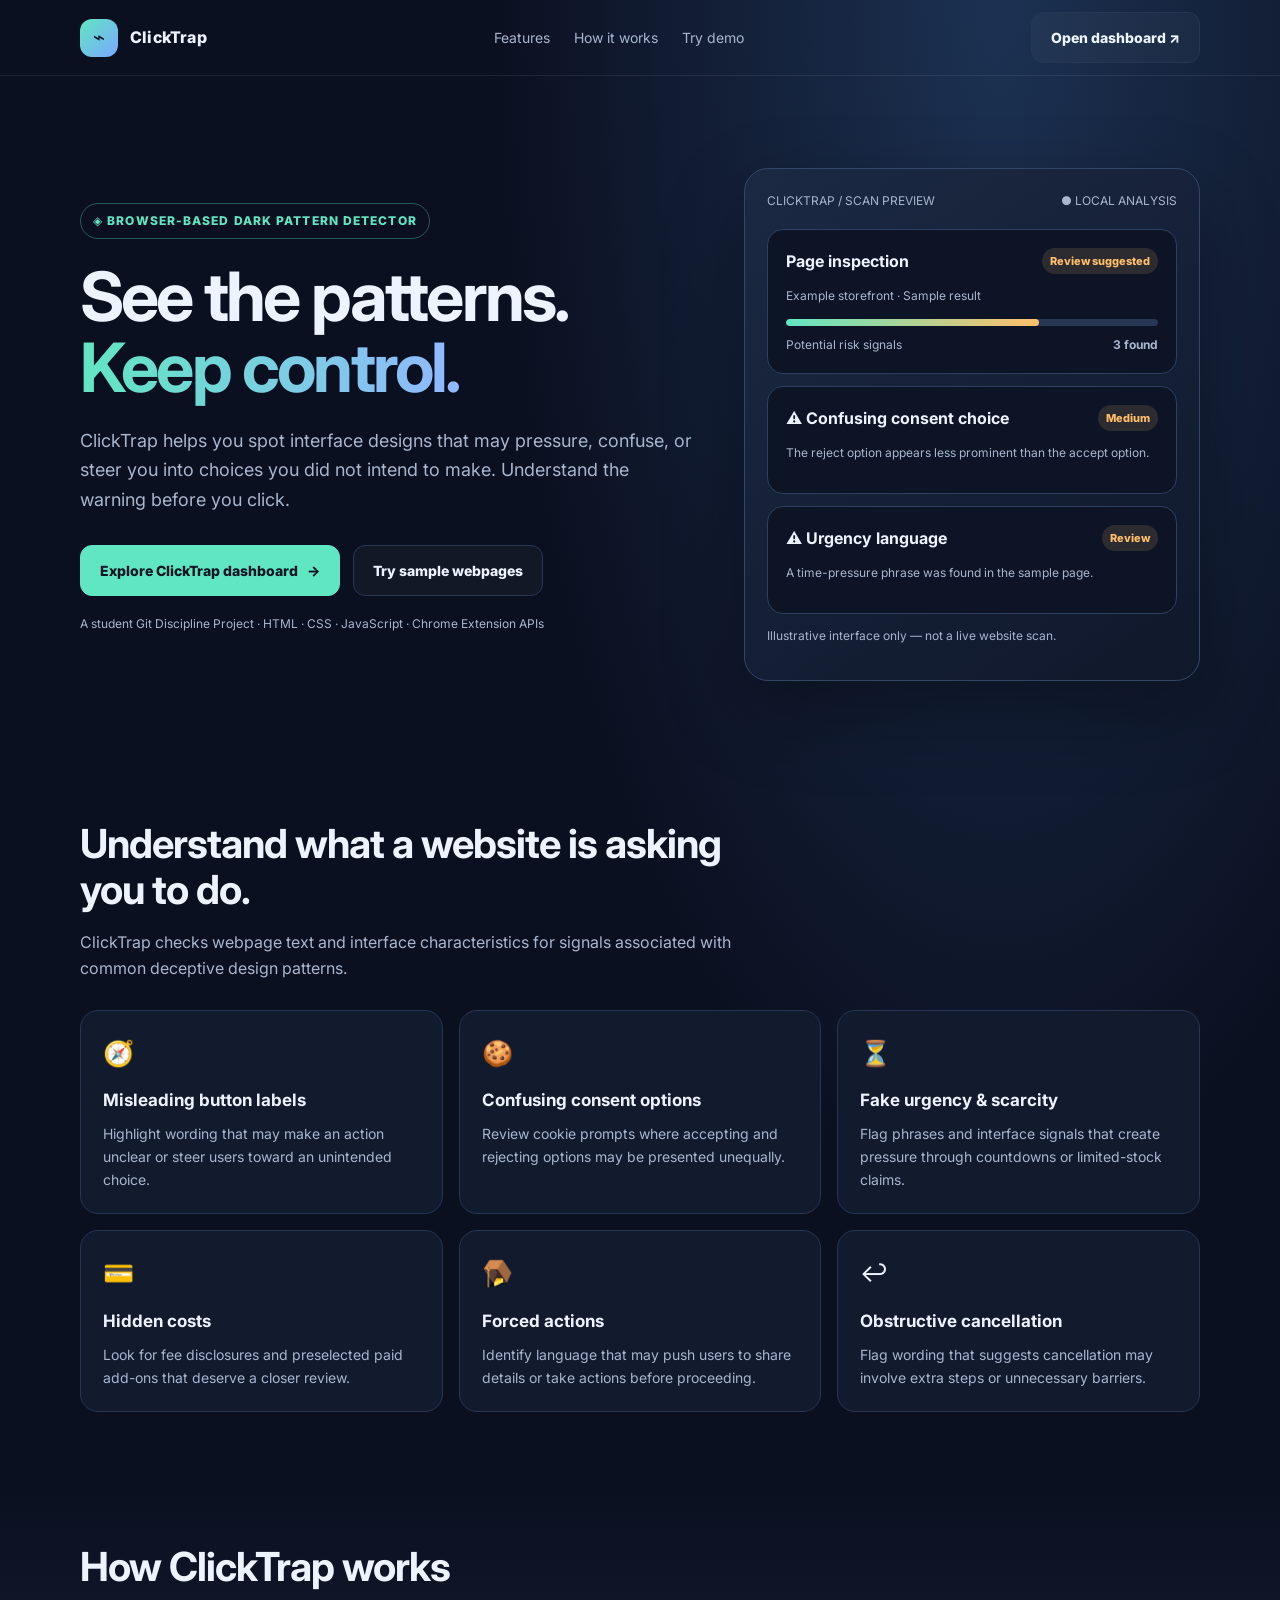
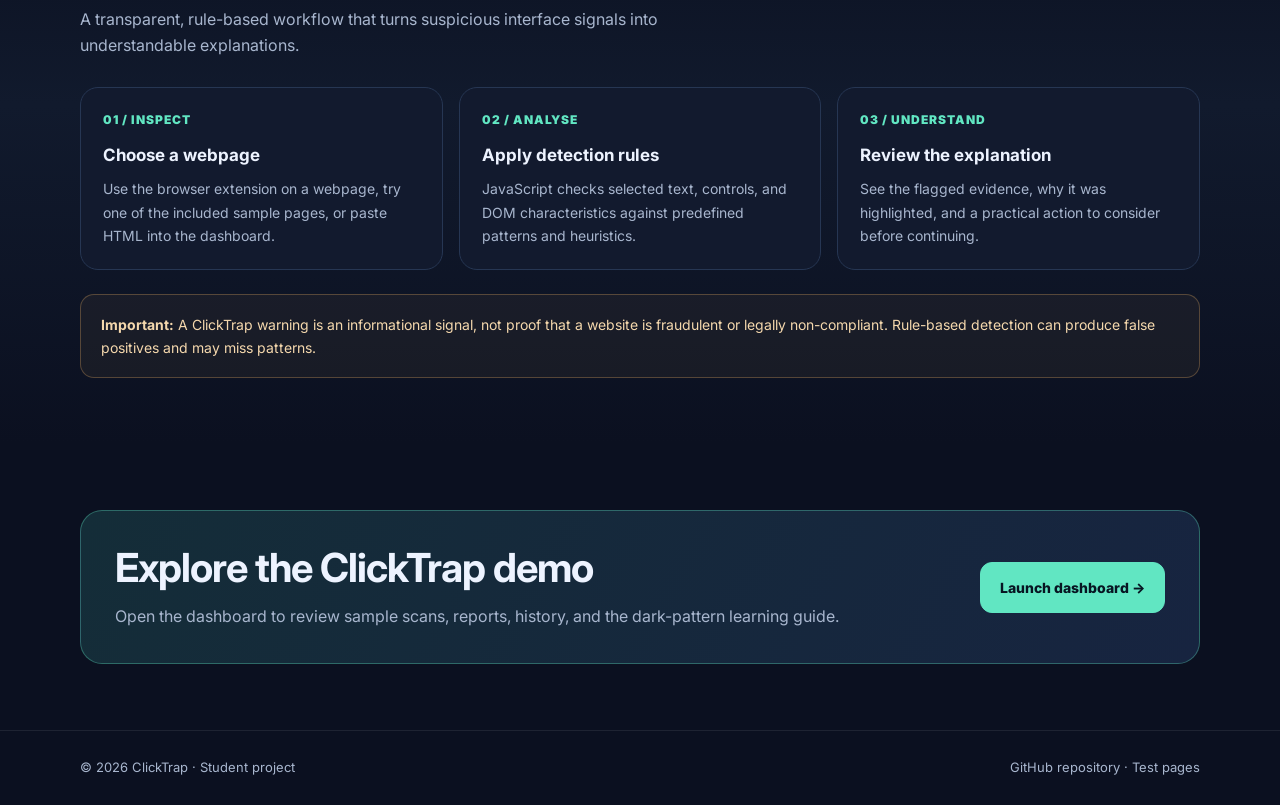
<file: index.html>
<!doctype html>
<html lang="en">
<head>
  <meta charset="utf-8">
  <meta name="viewport" content="width=device-width,initial-scale=1">
  <meta name="theme-color" content="#0b1020">
  <meta name="color-scheme" content="dark">
  <meta name="description" content="ClickTrap helps people recognize potentially deceptive website interface patterns through explainable, rule-based analysis.">
  <title>ClickTrap — See the patterns. Keep control.</title>
  <link rel="stylesheet" href="assets/css/style.css?v=3">
  <link rel="preconnect" href="https://fonts.googleapis.com">
  <link rel="preconnect" href="https://fonts.gstatic.com" crossorigin>
  <link href="https://fonts.googleapis.com/css2?family=Inter:wght@400;500;600;700;800;900&display=swap" rel="stylesheet">
</head>
<body>
<header><div class="wrap nav">
  <a class="brand" href="./"><span class="mark">⌁</span><span>ClickTrap</span></a>
  <nav class="navlinks" aria-label="Main navigation"><a href="#features">Features</a><a href="#how-it-works">How it works</a><a href="test-pages/index.html">Try demo</a></nav>
  <a class="btn secondary" href="dashboard/index.html">Open dashboard ↗</a>
</div></header>
<main>
  <div class="wrap hero">
    <div>
      <span class="eyebrow">◈ Browser-based dark pattern detector</span>
      <h1>See the patterns.<br><span class="gradient">Keep control.</span></h1>
      <p class="lead">ClickTrap helps you spot interface designs that may pressure, confuse, or steer you into choices you did not intend to make. Understand the warning before you click.</p>
      <div class="actions"><a class="btn primary" href="dashboard/index.html">Explore ClickTrap dashboard <span>→</span></a><a class="btn secondary" href="test-pages/index.html">Try sample webpages</a></div>
      <p class="small" style="margin-top:18px">A student Git Discipline Project · HTML · CSS · JavaScript · Chrome Extension APIs</p>
    </div>
    <div class="visual" aria-label="Illustrative ClickTrap scan report">
      <div class="visual-top"><span>CLICKTRAP / SCAN PREVIEW</span><span>● LOCAL ANALYSIS</span></div>
      <div class="scan-card"><div class="scan-row"><strong>Page inspection</strong><span class="pill">Review suggested</span></div><p class="small">Example storefront · Sample result</p><div class="bar"><span></span></div><div class="scan-row small" style="margin-top:9px"><span>Potential risk signals</span><strong>3 found</strong></div></div>
      <div class="scan-card"><div class="scan-row"><strong>⚠️ Confusing consent choice</strong><span class="pill">Medium</span></div><p class="small">The reject option appears less prominent than the accept option.</p></div>
      <div class="scan-card"><div class="scan-row"><strong>⚠️ Urgency language</strong><span class="pill">Review</span></div><p class="small">A time-pressure phrase was found in the sample page.</p></div>
      <p class="small">Illustrative interface only — not a live website scan.</p>
    </div>
  </div>
  <section id="features"><div class="wrap">
    <div class="section-head"><h2>Understand what a website is asking you to do.</h2><p>ClickTrap checks webpage text and interface characteristics for signals associated with common deceptive design patterns.</p></div>
    <div class="grid">
      <article class="feature"><div class="icon">🧭</div><h3>Misleading button labels</h3><p>Highlight wording that may make an action unclear or steer users toward an unintended choice.</p></article>
      <article class="feature"><div class="icon">🍪</div><h3>Confusing consent options</h3><p>Review cookie prompts where accepting and rejecting options may be presented unequally.</p></article>
      <article class="feature"><div class="icon">⏳</div><h3>Fake urgency & scarcity</h3><p>Flag phrases and interface signals that create pressure through countdowns or limited-stock claims.</p></article>
      <article class="feature"><div class="icon">💳</div><h3>Hidden costs</h3><p>Look for fee disclosures and preselected paid add-ons that deserve a closer review.</p></article>
      <article class="feature"><div class="icon">🪤</div><h3>Forced actions</h3><p>Identify language that may push users to share details or take actions before proceeding.</p></article>
      <article class="feature"><div class="icon">↩️</div><h3>Obstructive cancellation</h3><p>Flag wording that suggests cancellation may involve extra steps or unnecessary barriers.</p></article>
    </div>
  </div></section>
  <section class="how" id="how-it-works"><div class="wrap">
    <div class="section-head"><h2>How ClickTrap works</h2><p>A transparent, rule-based workflow that turns suspicious interface signals into understandable explanations.</p></div>
    <div class="steps">
      <article class="step"><div class="number">01 / INSPECT</div><h3>Choose a webpage</h3><p>Use the browser extension on a webpage, try one of the included sample pages, or paste HTML into the dashboard.</p></article>
      <article class="step"><div class="number">02 / ANALYSE</div><h3>Apply detection rules</h3><p>JavaScript checks selected text, controls, and DOM characteristics against predefined patterns and heuristics.</p></article>
      <article class="step"><div class="number">03 / UNDERSTAND</div><h3>Review the explanation</h3><p>See the flagged evidence, why it was highlighted, and a practical action to consider before continuing.</p></article>
    </div>
    <div class="notice"><strong>Important:</strong> A ClickTrap warning is an informational signal, not proof that a website is fraudulent or legally non-compliant. Rule-based detection can produce false positives and may miss patterns.</div>
  </div></section>
  <section><div class="wrap"><div class="cta"><div><h2>Explore the ClickTrap demo</h2><p>Open the dashboard to review sample scans, reports, history, and the dark-pattern learning guide.</p></div><a class="btn primary" href="dashboard/index.html">Launch dashboard →</a></div></div></section>
</main>
<footer><div class="wrap foot"><span>© 2026 ClickTrap · Student project</span><span><a href="https://github.com/nethradas03-eng/clickdark">GitHub repository</a> · <a href="test-pages/index.html">Test pages</a></span></div></footer>
</body>
</html>
</file>
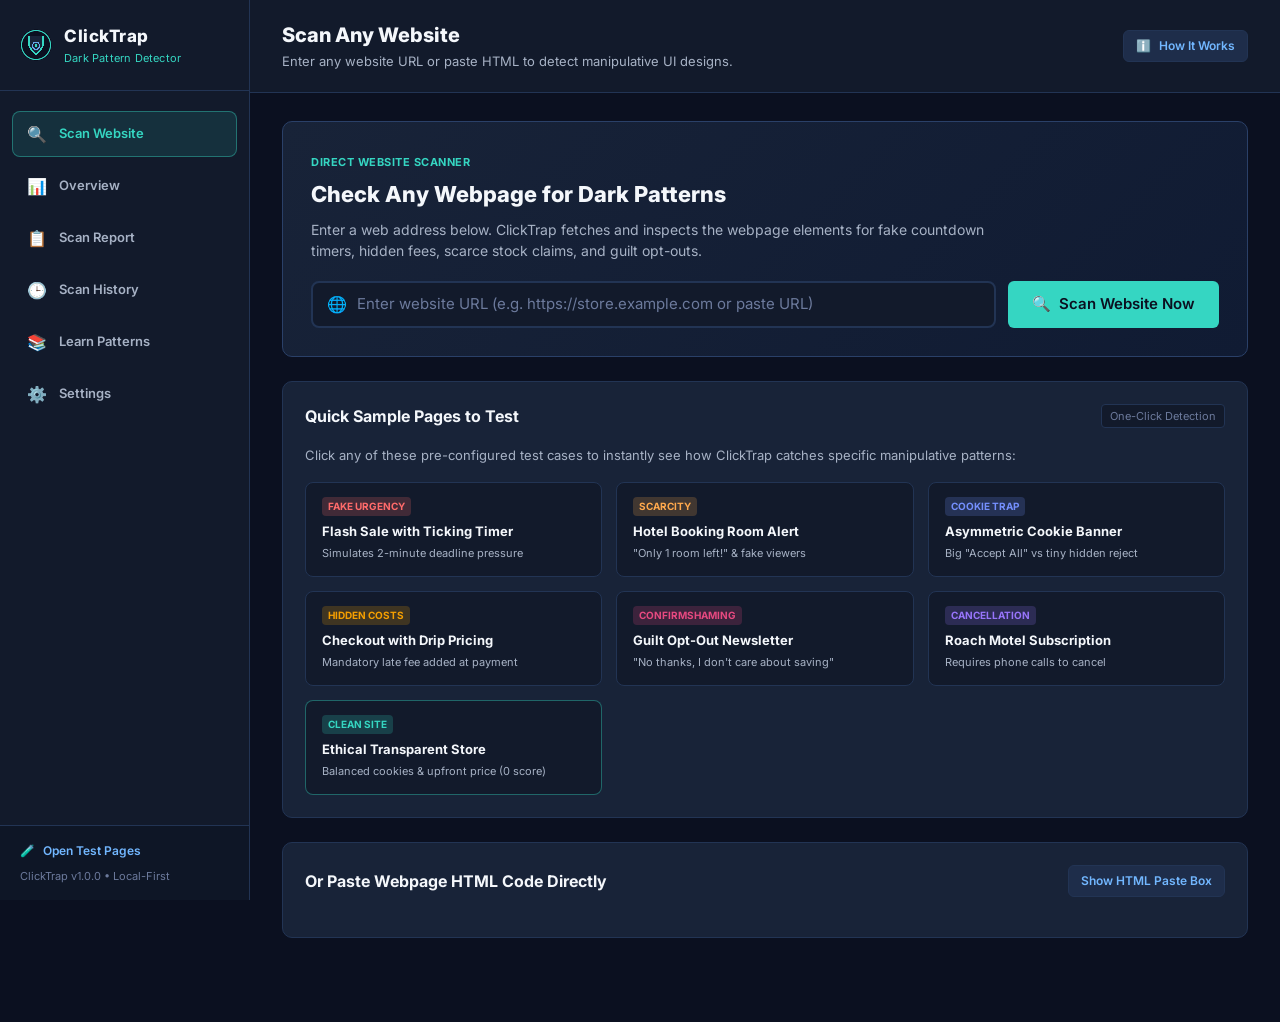
<file: dashboard/index.html>
<!DOCTYPE html>
<html lang="en">
<head>
  <meta charset="UTF-8">
  <meta name="viewport" content="width=device-width, initial-scale=1.0">
  <title>ClickTrap – Dark Pattern Detector & Web Scanner</title>
  <meta name="theme-color" content="#0b1020">
  <link rel="preconnect" href="https://fonts.googleapis.com">
  <link rel="preconnect" href="https://fonts.gstatic.com" crossorigin>
  <link href="https://fonts.googleapis.com/css2?family=Inter:wght@400;500;600;700;800;900&display=swap" rel="stylesheet">
  <link rel="stylesheet" href="dashboard.css?v=3">
  <link rel="icon" type="image/png" href="../icons/icon32.png">
</head>
<body>
  <div class="app-layout">
    <!-- Sidebar Navigation -->
    <aside class="sidebar">
      <div class="sidebar-brand">
        <img src="../icons/icon32.png" alt="ClickTrap Shield" class="brand-logo" />
        <div class="brand-meta">
          <span class="brand-title">ClickTrap</span>
          <span class="brand-sub">Dark Pattern Detector</span>
        </div>
      </div>

      <nav class="nav-menu">
        <button class="nav-item active" data-page="scanner">
          <span class="nav-icon">🔍</span>
          <span class="nav-text">Scan Website</span>
        </button>

        <button class="nav-item" data-page="overview">
          <span class="nav-icon">📊</span>
          <span class="nav-text">Overview</span>
        </button>

        <button class="nav-item" data-page="report" id="nav-report-btn">
          <span class="nav-icon">📋</span>
          <span class="nav-text">Scan Report</span>
        </button>

        <button class="nav-item" data-page="history">
          <span class="nav-icon">🕒</span>
          <span class="nav-text">Scan History</span>
        </button>

        <button class="nav-item" data-page="learn">
          <span class="nav-icon">📚</span>
          <span class="nav-text">Learn Patterns</span>
        </button>

        <button class="nav-item" data-page="settings">
          <span class="nav-icon">⚙️</span>
          <span class="nav-text">Settings</span>
        </button>
      </nav>

      <div class="sidebar-footer">
        <a href="../test-pages/index.html" class="test-fixtures-link" target="_blank">
          <span>🧪</span> Open Test Pages
        </a>
        <div class="engine-version">ClickTrap v1.0.0 &bull; Local-First</div>
      </div>
    </aside>

    <!-- Main Content Area -->
    <main class="content-stage">
      <!-- Top Navigation Bar -->
      <header class="top-nav">
        <div class="top-left">
          <h1 id="page-title" class="page-heading">Scan Any Website</h1>
          <p id="page-sub" class="page-subheading">Enter any website URL or paste HTML to detect manipulative UI designs.</p>
        </div>
        <div class="top-right">
          <button id="btn-quick-scan-guide" class="btn btn-secondary btn-sm">
            <span>ℹ️</span> How It Works
          </button>
        </div>
      </header>

      <!-- Page 1: SCAN WEBSITE (NEW DIRECT SCANNER PAGE) -->
      <section id="page-scanner" class="view-panel active">
        <!-- Live URL Scanner Box -->
        <div class="card scanner-hero-card">
          <div class="scanner-hero-content">
            <span class="hero-tag">Direct Website Scanner</span>
            <h2>Check Any Webpage for Dark Patterns</h2>
            <p>Enter a web address below. ClickTrap fetches and inspects the webpage elements for fake countdown timers, hidden fees, scarce stock claims, and guilt opt-outs.</p>

            <form id="url-scan-form" class="url-input-group">
              <div class="url-input-wrapper">
                <span class="url-protocol-prefix">🌐</span>
                <input 
                  type="text" 
                  id="target-url-input" 
                  class="url-input-field" 
                  placeholder="Enter website URL (e.g. https://store.example.com or paste URL)" 
                  required 
                />
              </div>
              <button type="submit" id="btn-submit-url-scan" class="btn btn-primary btn-lg">
                <span id="scan-btn-icon">🔍</span>
                <span id="scan-btn-text">Scan Website Now</span>
              </button>
            </form>

            <div id="scan-status-alert" class="scan-alert hidden"></div>
          </div>
        </div>

        <!-- Quick Test Fixture Launchers -->
        <div class="card">
          <div class="card-header">
            <h3>Quick Sample Pages to Test</h3>
            <span class="card-badge">One-Click Detection</span>
          </div>
          <p class="section-intro-text">Click any of these pre-configured test cases to instantly see how ClickTrap catches specific manipulative patterns:</p>
          
          <div class="sample-pills-grid">
            <button class="sample-pill-btn" data-url="../test-pages/fake-urgency.html">
              <span class="pill-badge pill-red">Fake Urgency</span>
              <strong>Flash Sale with Ticking Timer</strong>
              <small>Simulates 2-minute deadline pressure</small>
            </button>

            <button class="sample-pill-btn" data-url="../test-pages/scarcity.html">
              <span class="pill-badge pill-orange">Scarcity</span>
              <strong>Hotel Booking Room Alert</strong>
              <small>"Only 1 room left!" & fake viewers</small>
            </button>

            <button class="sample-pill-btn" data-url="../test-pages/cookie-consent.html">
              <span class="pill-badge pill-blue">Cookie Trap</span>
              <strong>Asymmetric Cookie Banner</strong>
              <small>Big "Accept All" vs tiny hidden reject</small>
            </button>

            <button class="sample-pill-btn" data-url="../test-pages/hidden-costs.html">
              <span class="pill-badge pill-amber">Hidden Costs</span>
              <strong>Checkout with Drip Pricing</strong>
              <small>Mandatory late fee added at payment</small>
            </button>

            <button class="sample-pill-btn" data-url="../test-pages/confirmshaming.html">
              <span class="pill-badge pill-pink">Confirmshaming</span>
              <strong>Guilt Opt-Out Newsletter</strong>
              <small>"No thanks, I don't care about saving"</small>
            </button>

            <button class="sample-pill-btn" data-url="../test-pages/cancellation-obstacles.html">
              <span class="pill-badge pill-purple">Cancellation</span>
              <strong>Roach Motel Subscription</strong>
              <small>Requires phone calls to cancel</small>
            </button>

            <button class="sample-pill-btn pill-clean" data-url="../test-pages/normal-marketing.html">
              <span class="pill-badge pill-green">Clean Site</span>
              <strong>Ethical Transparent Store</strong>
              <small>Balanced cookies & upfront price (0 score)</small>
            </button>
          </div>
        </div>

        <!-- HTML / Text Code Paste Drawer -->
        <div class="card">
          <div class="card-header">
            <h3>Or Paste Webpage HTML Code Directly</h3>
            <button type="button" id="btn-toggle-paste" class="btn btn-secondary btn-sm">
              Show HTML Paste Box
            </button>
          </div>
          
          <div id="paste-html-container" class="hidden" style="margin-top: 14px;">
            <p class="section-intro-text">Paste the raw HTML source of any button, modal, or pricing section you want to inspect:</p>
            <textarea id="raw-html-input" class="code-textarea" rows="6" placeholder="<div class='flash-sale'><p>Hurry! Offer expires in 2 minutes!</p><div class='timer'>01:59</div></div>"></textarea>
            <div style="margin-top: 10px; display: flex; justify-content: flex-end;">
              <button type="button" id="btn-scan-raw-html" class="btn btn-primary">
                Inspect Pasted HTML
              </button>
            </div>
          </div>
        </div>
      </section>

      <!-- Page 2: OVERVIEW -->
      <section id="page-overview" class="view-panel">
        <!-- 4 Metric Cards with Clear, Self-Explanatory Text -->
        <div class="stats-grid">
          <!-- Stat 1: Total Scans -->
          <div class="stat-card">
            <div class="stat-icon icon-teal">
              <span class="stat-glyph">🔍</span>
            </div>
            <div class="stat-meta">
              <span class="stat-label">Total Scans Performed</span>
              <span id="stat-total-scans" class="stat-value">0</span>
              <span class="stat-desc">Number of page checks</span>
            </div>
          </div>

          <!-- Stat 2: Websites Scanned -->
          <div class="stat-card">
            <div class="stat-icon icon-cyan">
              <span class="stat-glyph">🌐</span>
            </div>
            <div class="stat-meta">
              <span class="stat-label">Websites Inspected</span>
              <span id="stat-unique-sites" class="stat-value">0</span>
              <span class="stat-desc">Distinct domains checked</span>
            </div>
          </div>

          <!-- Stat 3: Dark Patterns Found -->
          <div class="stat-card">
            <div class="stat-icon icon-orange">
              <span class="stat-glyph">⚠️</span>
            </div>
            <div class="stat-meta">
              <span class="stat-label">Dark Patterns Found</span>
              <span id="stat-total-findings" class="stat-value">0</span>
              <span class="stat-desc">Deceptive UI signals flagged</span>
            </div>
          </div>

          <!-- Stat 4: Average Risk Score -->
          <div class="stat-card">
            <div class="stat-icon icon-purple">
              <span class="stat-glyph">🛡️</span>
            </div>
            <div class="stat-meta">
              <span class="stat-label">Average Risk Score</span>
              <span id="stat-avg-score" class="stat-value">0/100</span>
              <span class="stat-desc">Overall suspicion rating</span>
            </div>
          </div>
        </div>

        <!-- 2 Column Analytics Strip -->
        <div class="analytics-row">
          <!-- Category Breakdown -->
          <div class="card card-flex">
            <div class="card-header">
              <h3>Pattern Category Distribution</h3>
              <span class="card-badge">6 Types</span>
            </div>
            <div id="category-bars-container" class="category-bars-list">
              <!-- Dynamically populated -->
            </div>
          </div>

          <!-- Risk Level Breakdown -->
          <div class="card card-flex">
            <div class="card-header">
              <h3>Risk Level Tiers</h3>
              <span class="card-badge">0-100 Scale</span>
            </div>
            <div class="risk-distribution-grid" id="risk-distribution-container">
              <!-- Dynamically populated -->
            </div>
          </div>
        </div>

        <!-- Recent Scan Activity -->
        <div class="card">
          <div class="card-header">
            <h3>Recent Scan Activity</h3>
            <button class="link-btn" onclick="document.querySelector('[data-page=history]').click()">View All History &rarr;</button>
          </div>
          <div class="table-responsive">
            <table class="data-table">
              <thead>
                <tr>
                  <th>Domain</th>
                  <th>Scanned Date</th>
                  <th>Suspicion Score</th>
                  <th>Risk Tier</th>
                  <th>Findings</th>
                  <th>Action</th>
                </tr>
              </thead>
              <tbody id="overview-recent-table-body">
                <tr><td colspan="6" class="text-center text-muted">No scan history recorded yet. Enter a website URL on the Scan Website tab to start.</td></tr>
              </tbody>
            </table>
          </div>
        </div>
      </section>

      <!-- Page 3: SCAN REPORT -->
      <section id="page-report" class="view-panel">
        <div id="report-empty-state" class="empty-state-card">
          <div class="empty-icon" style="font-size: 40px;">📋</div>
          <h3>No Scan Selected</h3>
          <p>Scan a website from the <strong>Scan Website</strong> tab, or pick an existing scan from <strong>Scan History</strong> to view its forensic report.</p>
          <button class="btn btn-primary" onclick="document.querySelector('[data-page=scanner]').click()">Go to Scan Website</button>
        </div>

        <div id="report-active-container" class="report-container hidden">
          <!-- Report Header Banner -->
          <div class="report-header-card">
            <div class="report-meta-left">
              <button class="back-link-btn" onclick="document.querySelector('[data-page=history]').click()">
                &larr; Back to History
              </button>
              <h2 id="report-domain" class="report-domain-name">example.com</h2>
              <span id="report-url" class="report-url-sub">https://example.com/checkout</span>
              <span id="report-timestamp" class="report-timestamp">Scanned recently</span>
            </div>

            <div class="report-score-box">
              <div class="report-dial">
                <span id="report-score-num" class="dial-num">0</span>
                <span class="dial-denom">/100</span>
              </div>
              <div class="report-badge-col">
                <span id="report-risk-badge" class="badge badge-low">Low Suspicion</span>
                <span id="report-raw-points" class="raw-points-text">Raw weight: 0 pts</span>
              </div>
            </div>
          </div>

          <!-- Report Summary & Categorical Breakdown -->
          <div class="report-details-grid">
            <div class="card">
              <div class="card-header">
                <h3>Scan Summary</h3>
              </div>
              <p id="report-summary-text" class="report-summary-para">No deceptive patterns detected.</p>
              <div class="disclaimer-callout">
                <strong>Notice:</strong> ClickTrap scores are informational indicators based on pattern rules. They alert you to potential manipulation tactics, but do not constitute legal determinations of fraud.
              </div>
            </div>

            <div class="card">
              <div class="card-header">
                <h3>Categories Found</h3>
              </div>
              <div id="report-category-tags" class="cat-tags-wrap"></div>
            </div>
          </div>

          <!-- Itemized Findings Cards -->
          <div class="card">
            <div class="card-header">
              <h3>Detected Evidence Details (<span id="report-findings-count">0</span> Findings)</h3>
              <button id="btn-print-report" class="btn btn-secondary btn-sm" onclick="window.print()">
                Print / Save PDF
              </button>
            </div>
            <div id="report-findings-list" class="report-findings-list"></div>
          </div>
        </div>
      </section>

      <!-- Page 4: SCAN HISTORY -->
      <section id="page-history" class="view-panel">
        <div class="card">
          <div class="table-controls">
            <div class="search-input-wrap">
              <span>🔍</span>
              <input type="text" id="history-search-input" placeholder="Search by domain, URL, or keywords..." />
            </div>

            <div class="filter-actions">
              <select id="history-risk-filter" class="select-control">
                <option value="all">All Risk Levels</option>
                <option value="low">Low Suspicion (0-24)</option>
                <option value="moderate">Moderate Suspicion (25-49)</option>
                <option value="high">High Suspicion (50-74)</option>
                <option value="very-high">Very High Suspicion (75-100)</option>
              </select>

              <button id="btn-export-history" class="btn btn-secondary btn-sm" title="Export as JSON">
                Export JSON
              </button>
              <button id="btn-clear-history-page" class="btn btn-danger-outline btn-sm">
                Clear All History
              </button>
            </div>
          </div>

          <div class="table-responsive">
            <table class="data-table">
              <thead>
                <tr>
                  <th>Domain / URL</th>
                  <th>Timestamp</th>
                  <th>Score</th>
                  <th>Risk Level</th>
                  <th>Findings Count</th>
                  <th>Actions</th>
                </tr>
              </thead>
              <tbody id="history-table-body">
                <!-- Dynamically populated -->
              </tbody>
            </table>
          </div>
        </div>
      </section>

      <!-- Page 5: LEARN ABOUT DARK PATTERNS -->
      <section id="page-learn" class="view-panel">
        <div class="learn-hero">
          <h2>Dark Pattern Education Handbook</h2>
          <p>Learn what dark patterns are, why companies use them, and how to recognize and avoid them.</p>
        </div>

        <div class="edu-grid" id="edu-cards-container">
          <!-- Dynamically populated from rules.js educational data -->
        </div>

        <!-- Interactive Defense Quiz -->
        <div class="card quiz-card">
          <div class="card-header">
            <h3>Quick Knowledge Check: Spot the Deceptive Design</h3>
            <span class="card-badge">Skill Test</span>
          </div>
          <div id="quiz-container" class="quiz-content">
            <p id="quiz-question" class="quiz-question-text">Loading question...</p>
            <div id="quiz-options" class="quiz-options-list"></div>
            <div id="quiz-feedback" class="quiz-feedback-box hidden"></div>
            <button id="btn-next-quiz" class="btn btn-secondary btn-sm hidden">Next Question &rarr;</button>
          </div>
        </div>
      </section>

      <!-- Page 6: SETTINGS & PRIVACY -->
      <section id="page-settings" class="view-panel">
        <div class="card" style="max-width: 800px; margin: 0 auto 24px;">
          <div class="card-header">
            <h3>ClickTrap Preferences</h3>
          </div>
          <div class="settings-form">
            <div class="setting-row">
              <div class="setting-desc-col">
                <strong>On-Page Highlighting</strong>
                <p>When using the extension, highlight deceptive elements directly on the webpage.</p>
              </div>
              <input type="checkbox" id="dash-pref-highlight" class="toggle-checkbox" checked />
            </div>

            <div class="setting-row">
              <div class="setting-desc-col">
                <strong>Local History Storage</strong>
                <p>Save scan records in your local browser storage so you can review them later.</p>
              </div>
              <input type="checkbox" id="dash-pref-history" class="toggle-checkbox" checked />
            </div>

            <div class="setting-row">
              <div class="setting-desc-col">
                <strong>Clear All Local Data</strong>
                <p>Deletes all saved scan history and preferences from this device.</p>
              </div>
              <button id="btn-dash-clear-data" class="btn btn-danger-outline btn-sm">
                Clear Saved Data
              </button>
            </div>
          </div>
        </div>

        <div class="card" style="max-width: 800px; margin: 0 auto 24px;">
          <div class="card-header">
            <h3>Privacy Policy</h3>
            <span class="badge badge-low">100% Local</span>
          </div>
          <div class="privacy-manifesto">
            <p>ClickTrap operates strictly on your computer. Webpage content is analyzed locally in memory and is <strong>never</strong> transmitted to external cloud servers, advertisers, or analytics tracking services.</p>
          </div>
        </div>
      </section>
    </main>
  </div>

  <!-- How to Scan Modal -->
  <div id="guide-modal" class="modal-backdrop hidden">
    <div class="modal-window">
      <div class="modal-head">
        <h3>How to Use ClickTrap</h3>
        <button id="btn-close-guide" class="icon-btn-sm">&times;</button>
      </div>
      <div class="modal-body">
        <div class="guide-step">
          <div class="step-num">1</div>
          <div class="step-text">
            <strong>Scan Directly on the Web:</strong> Enter any website address in the top bar on the "Scan Website" tab and click "Scan Website Now".
          </div>
        </div>
        <div class="guide-step">
          <div class="step-num">2</div>
          <div class="step-text">
            <strong>Or Use the Chrome Extension:</strong> Install the extension in Chrome, browse any site, and click the ClickTrap shield icon in your browser toolbar to scan the active tab.
          </div>
        </div>
        <div class="guide-step">
          <div class="step-num">3</div>
          <div class="step-text">
            <strong>Inspect Deceptive Patterns:</strong> Review the risk score (0-100), view exact quote excerpts, and read consumer advice on how to protect your money and data.
          </div>
        </div>
      </div>
    </div>
  </div>

  <!-- Shared Rules & Engine Scripts -->
  <script src="../rules.js"></script>
  <script src="../detector.js"></script>
  <script src="dashboard.js"></script>
</body>
</html>
</file>
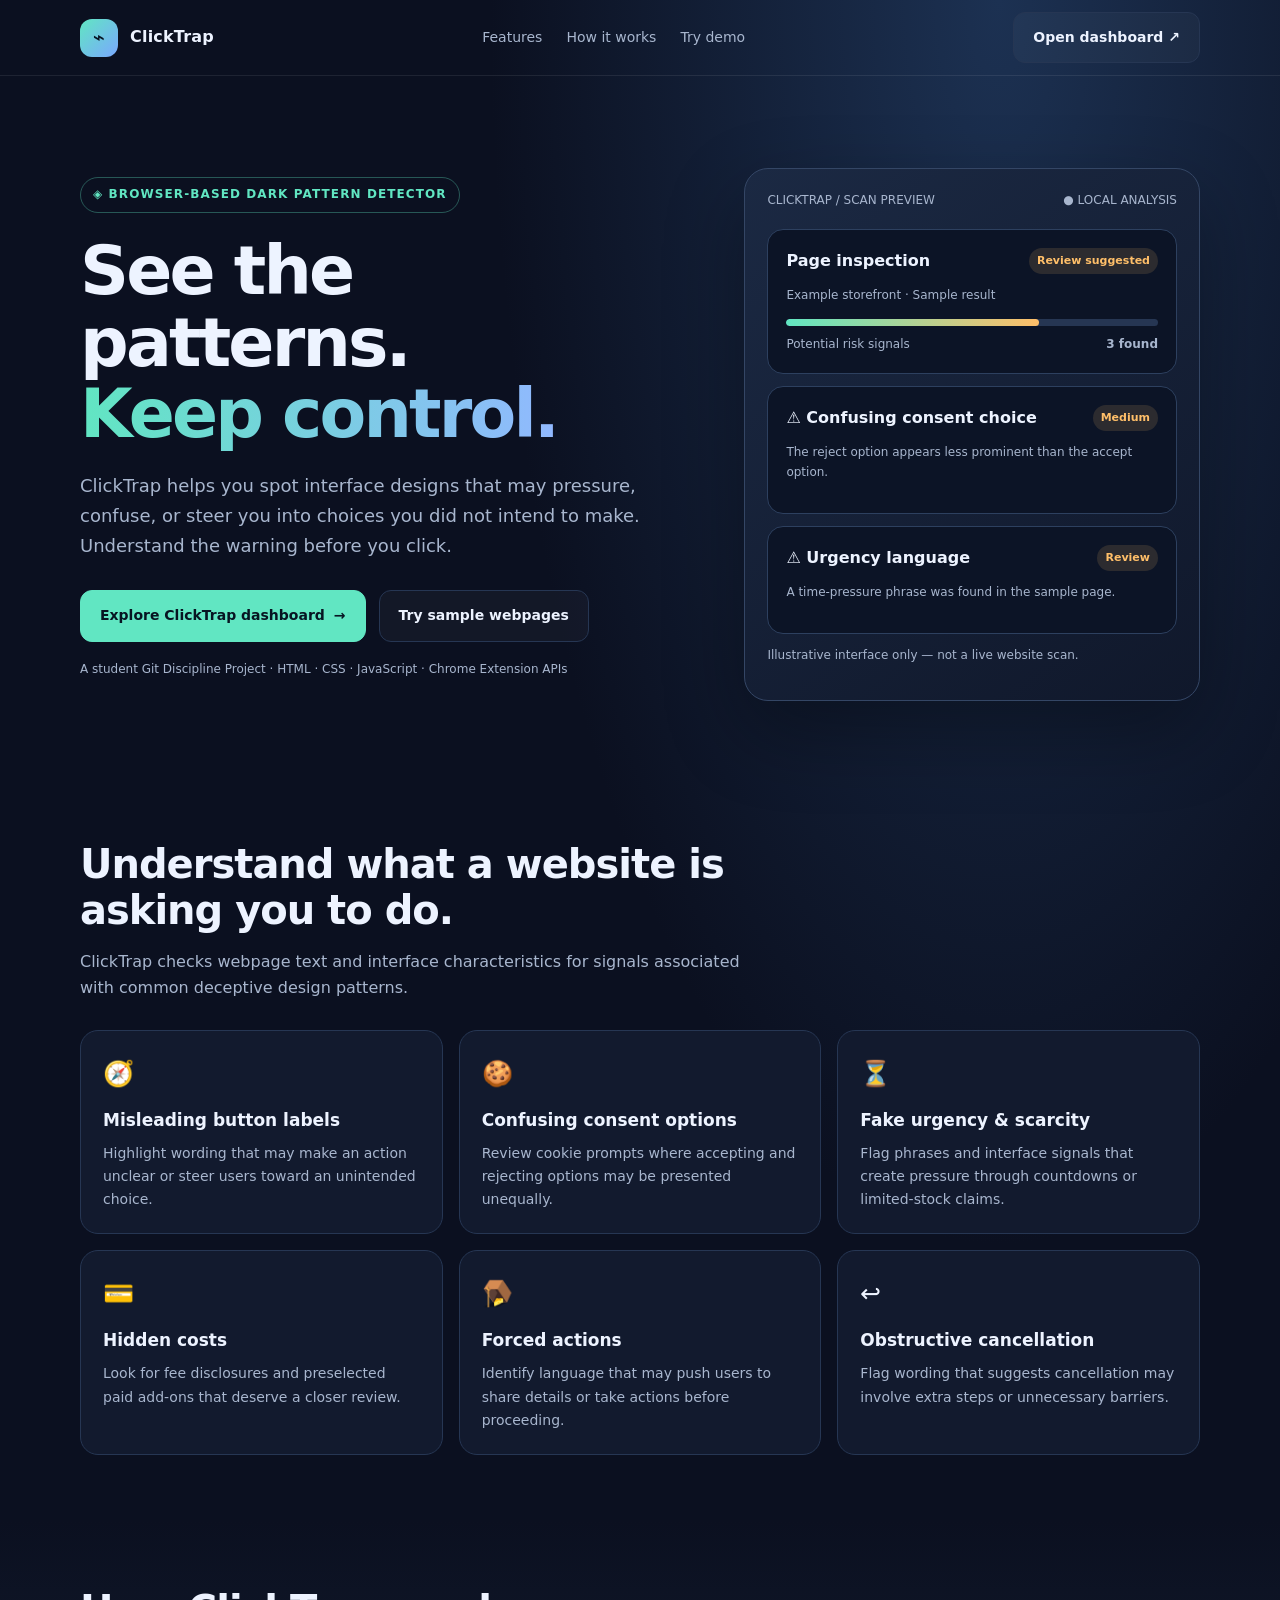
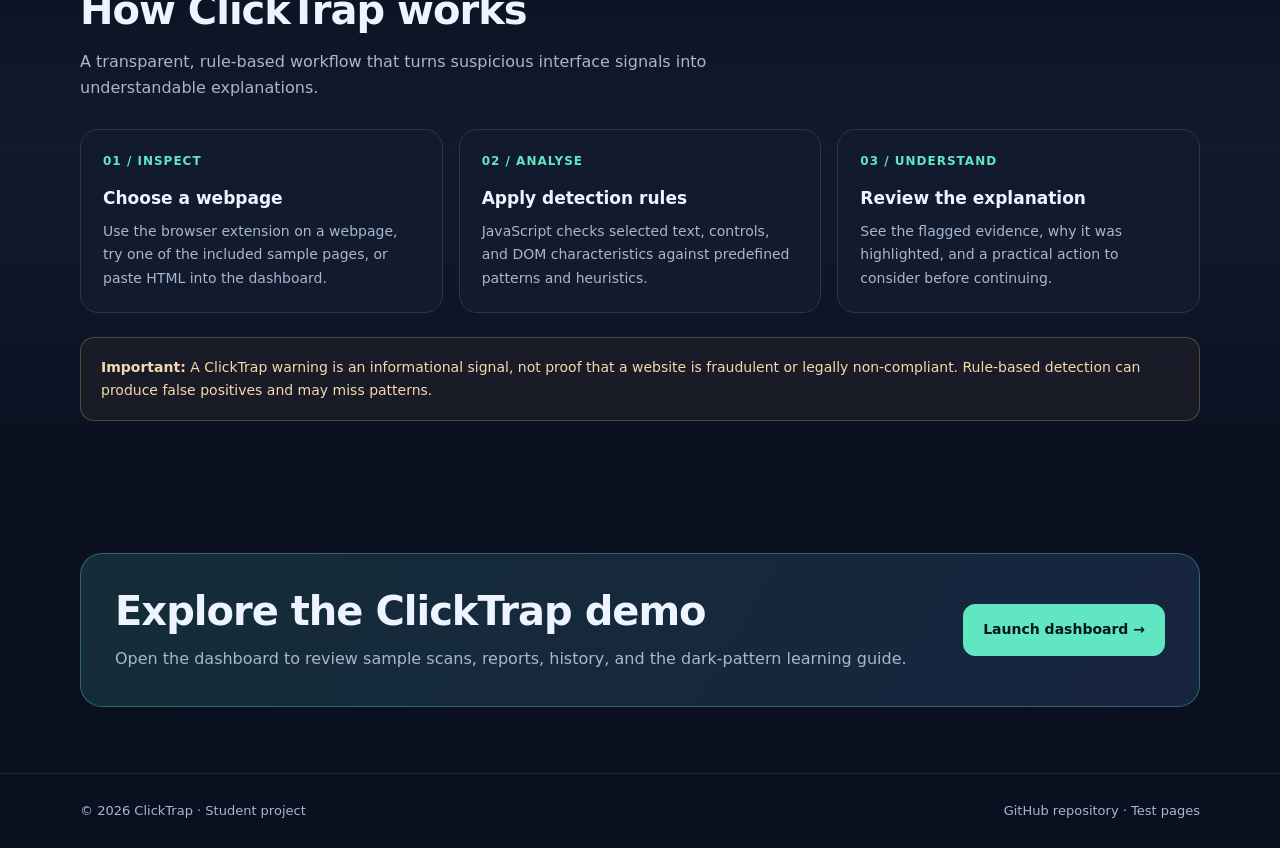
<file: docs/index.html>
<!doctype html>
<html lang="en">
<head>
  <meta charset="utf-8">
  <meta name="viewport" content="width=device-width,initial-scale=1">
  <meta name="theme-color" content="#0b1020">
  <meta name="description" content="ClickTrap helps people recognize potentially deceptive website interface patterns through explainable, rule-based analysis.">
  <title>ClickTrap — See the patterns. Keep control.</title>
  <style>
    :root{color-scheme:dark;--bg:#0b1020;--panel:#121a2e;--panel2:#17223a;--line:#263653;--text:#edf3ff;--muted:#a8b6ce;--mint:#61e6c2;--blue:#80a9ff;--warning:#ffbf69}
    *{box-sizing:border-box}html{scroll-behavior:smooth}body{margin:0;background:radial-gradient(ellipse at 78% 0%,#1c3152 0,transparent 36%),var(--bg);color:var(--text);font:16px/1.65 Inter,ui-sans-serif,system-ui,-apple-system,"Segoe UI",sans-serif}
    a{color:inherit;text-decoration:none}.wrap{width:min(1120px,calc(100% - 40px));margin:auto}
    header{height:76px;border-bottom:1px solid #ffffff14;display:flex;align-items:center}.nav{display:flex;align-items:center;justify-content:space-between;gap:20px}.brand{display:flex;align-items:center;gap:12px;font-weight:800;letter-spacing:.2px}.mark{width:38px;height:38px;border-radius:12px;background:linear-gradient(135deg,var(--mint),#7aa8ff);display:grid;place-items:center;color:#071522;font-size:20px}
    .navlinks{display:flex;gap:24px;color:var(--muted);font-size:14px}.navlinks a:hover{color:var(--mint)}
    .hero{padding:92px 0 74px;display:grid;grid-template-columns:1.15fr .85fr;gap:48px;align-items:center}.eyebrow{display:inline-flex;gap:9px;align-items:center;padding:7px 12px;border:1px solid #61e6c255;border-radius:999px;color:var(--mint);font-size:12px;font-weight:800;letter-spacing:1.1px;text-transform:uppercase}
    h1{font-size:clamp(42px,6vw,68px);line-height:1.05;letter-spacing:-2.8px;margin:22px 0}.gradient{background:linear-gradient(90deg,var(--mint),#91b8ff);-webkit-background-clip:text;background-clip:text;color:transparent}
    .lead{max-width:650px;color:var(--muted);font-size:18px}.actions{display:flex;flex-wrap:wrap;gap:13px;margin-top:30px}.btn{display:inline-flex;justify-content:center;align-items:center;gap:9px;padding:13px 19px;border-radius:12px;font-weight:800;font-size:14px;border:1px solid var(--line);transition:.2s}.primary{background:var(--mint);color:#071522;border-color:var(--mint)}.secondary{background:#ffffff08}.btn:hover{transform:translateY(-2px);filter:brightness(1.08)}
    .visual{background:linear-gradient(145deg,#1b2943,#10182b);border:1px solid #344665;border-radius:24px;padding:22px;box-shadow:0 30px 80px #0005}.visual-top{display:flex;justify-content:space-between;color:var(--muted);font-size:12px;margin-bottom:18px}.scan-card{background:#0c1426;border:1px solid #2d405f;border-radius:16px;padding:18px;margin:12px 0}.scan-row{display:flex;justify-content:space-between;gap:12px;align-items:center}.pill{font-size:11px;padding:4px 8px;border-radius:99px;background:#ffbf6922;color:var(--warning);font-weight:800}.bar{height:7px;background:#263653;border-radius:10px;margin-top:13px;overflow:hidden}.bar span{display:block;width:68%;height:100%;background:linear-gradient(90deg,var(--mint),var(--warning));border-radius:10px}.small{font-size:12px;color:var(--muted)}
    section{padding:66px 0}.section-head{max-width:680px;margin-bottom:28px}h2{font-size:clamp(28px,4vw,40px);line-height:1.15;letter-spacing:-1px;margin:0 0 12px}.section-head p,.muted{color:var(--muted)}
    .grid{display:grid;grid-template-columns:repeat(3,1fr);gap:16px}.feature,.step{padding:22px;background:var(--panel);border:1px solid var(--line);border-radius:18px}.icon{font-size:25px;margin-bottom:12px}.feature h3,.step h3{margin:0 0 8px;font-size:17px}.feature p,.step p{color:var(--muted);font-size:14px;margin:0}
    .how{background:linear-gradient(180deg,transparent,#111a2d 40%,transparent)}.steps{display:grid;grid-template-columns:repeat(3,1fr);gap:16px}.number{font-size:12px;color:var(--mint);font-weight:900;letter-spacing:1px;margin-bottom:12px}
    .notice{padding:18px 20px;border:1px solid #ffbf6944;background:#ffbf690d;border-radius:14px;color:#f5d8ad;font-size:14px;margin-top:24px}
    .cta{padding:34px;border-radius:22px;border:1px solid #61e6c255;background:linear-gradient(120deg,#142d38,#172440);display:flex;align-items:center;justify-content:space-between;gap:24px}.cta p{color:var(--muted);margin:6px 0 0}
    footer{border-top:1px solid #ffffff14;padding:26px 0;color:var(--muted);font-size:13px}.foot{display:flex;justify-content:space-between;gap:18px;flex-wrap:wrap}
    @media(max-width:800px){.hero{grid-template-columns:1fr;padding-top:64px}.visual{max-width:560px}.grid,.steps{grid-template-columns:1fr 1fr}.navlinks{gap:12px}}@media(max-width:560px){.wrap{width:min(100% - 28px,1120px)}.navlinks a:not(:last-child){display:none}.hero{padding:54px 0}.grid,.steps{grid-template-columns:1fr}.cta{align-items:flex-start;flex-direction:column}h1{letter-spacing:-1.8px}}
  </style>
</head>
<body>
<header><div class="wrap nav">
  <a class="brand" href="./"><span class="mark">⌁</span><span>ClickTrap</span></a>
  <nav class="navlinks" aria-label="Main navigation"><a href="#features">Features</a><a href="#how-it-works">How it works</a><a href="test-pages/index.html">Try demo</a></nav>
  <a class="btn secondary" href="dashboard/index.html">Open dashboard ↗</a>
</div></header>
<main>
  <div class="wrap hero">
    <div>
      <span class="eyebrow">◈ Browser-based dark pattern detector</span>
      <h1>See the patterns.<br><span class="gradient">Keep control.</span></h1>
      <p class="lead">ClickTrap helps you spot interface designs that may pressure, confuse, or steer you into choices you did not intend to make. Understand the warning before you click.</p>
      <div class="actions"><a class="btn primary" href="dashboard/index.html">Explore ClickTrap dashboard <span>→</span></a><a class="btn secondary" href="test-pages/index.html">Try sample webpages</a></div>
      <p class="small" style="margin-top:18px">A student Git Discipline Project · HTML · CSS · JavaScript · Chrome Extension APIs</p>
    </div>
    <div class="visual" aria-label="Illustrative ClickTrap scan report">
      <div class="visual-top"><span>CLICKTRAP / SCAN PREVIEW</span><span>● LOCAL ANALYSIS</span></div>
      <div class="scan-card"><div class="scan-row"><strong>Page inspection</strong><span class="pill">Review suggested</span></div><p class="small">Example storefront · Sample result</p><div class="bar"><span></span></div><div class="scan-row small" style="margin-top:9px"><span>Potential risk signals</span><strong>3 found</strong></div></div>
      <div class="scan-card"><div class="scan-row"><strong>⚠️ Confusing consent choice</strong><span class="pill">Medium</span></div><p class="small">The reject option appears less prominent than the accept option.</p></div>
      <div class="scan-card"><div class="scan-row"><strong>⚠️ Urgency language</strong><span class="pill">Review</span></div><p class="small">A time-pressure phrase was found in the sample page.</p></div>
      <p class="small">Illustrative interface only — not a live website scan.</p>
    </div>
  </div>
  <section id="features"><div class="wrap">
    <div class="section-head"><h2>Understand what a website is asking you to do.</h2><p>ClickTrap checks webpage text and interface characteristics for signals associated with common deceptive design patterns.</p></div>
    <div class="grid">
      <article class="feature"><div class="icon">🧭</div><h3>Misleading button labels</h3><p>Highlight wording that may make an action unclear or steer users toward an unintended choice.</p></article>
      <article class="feature"><div class="icon">🍪</div><h3>Confusing consent options</h3><p>Review cookie prompts where accepting and rejecting options may be presented unequally.</p></article>
      <article class="feature"><div class="icon">⏳</div><h3>Fake urgency & scarcity</h3><p>Flag phrases and interface signals that create pressure through countdowns or limited-stock claims.</p></article>
      <article class="feature"><div class="icon">💳</div><h3>Hidden costs</h3><p>Look for fee disclosures and preselected paid add-ons that deserve a closer review.</p></article>
      <article class="feature"><div class="icon">🪤</div><h3>Forced actions</h3><p>Identify language that may push users to share details or take actions before proceeding.</p></article>
      <article class="feature"><div class="icon">↩️</div><h3>Obstructive cancellation</h3><p>Flag wording that suggests cancellation may involve extra steps or unnecessary barriers.</p></article>
    </div>
  </div></section>
  <section class="how" id="how-it-works"><div class="wrap">
    <div class="section-head"><h2>How ClickTrap works</h2><p>A transparent, rule-based workflow that turns suspicious interface signals into understandable explanations.</p></div>
    <div class="steps">
      <article class="step"><div class="number">01 / INSPECT</div><h3>Choose a webpage</h3><p>Use the browser extension on a webpage, try one of the included sample pages, or paste HTML into the dashboard.</p></article>
      <article class="step"><div class="number">02 / ANALYSE</div><h3>Apply detection rules</h3><p>JavaScript checks selected text, controls, and DOM characteristics against predefined patterns and heuristics.</p></article>
      <article class="step"><div class="number">03 / UNDERSTAND</div><h3>Review the explanation</h3><p>See the flagged evidence, why it was highlighted, and a practical action to consider before continuing.</p></article>
    </div>
    <div class="notice"><strong>Important:</strong> A ClickTrap warning is an informational signal, not proof that a website is fraudulent or legally non-compliant. Rule-based detection can produce false positives and may miss patterns.</div>
  </div></section>
  <section><div class="wrap"><div class="cta"><div><h2>Explore the ClickTrap demo</h2><p>Open the dashboard to review sample scans, reports, history, and the dark-pattern learning guide.</p></div><a class="btn primary" href="dashboard/index.html">Launch dashboard →</a></div></div></section>
</main>
<footer><div class="wrap foot"><span>© 2026 ClickTrap · Student project</span><span><a href="https://github.com/nethradas03-eng/clickdark">GitHub repository</a> · <a href="test-pages/index.html">Test pages</a></span></div></footer>
</body>
</html>
</file>
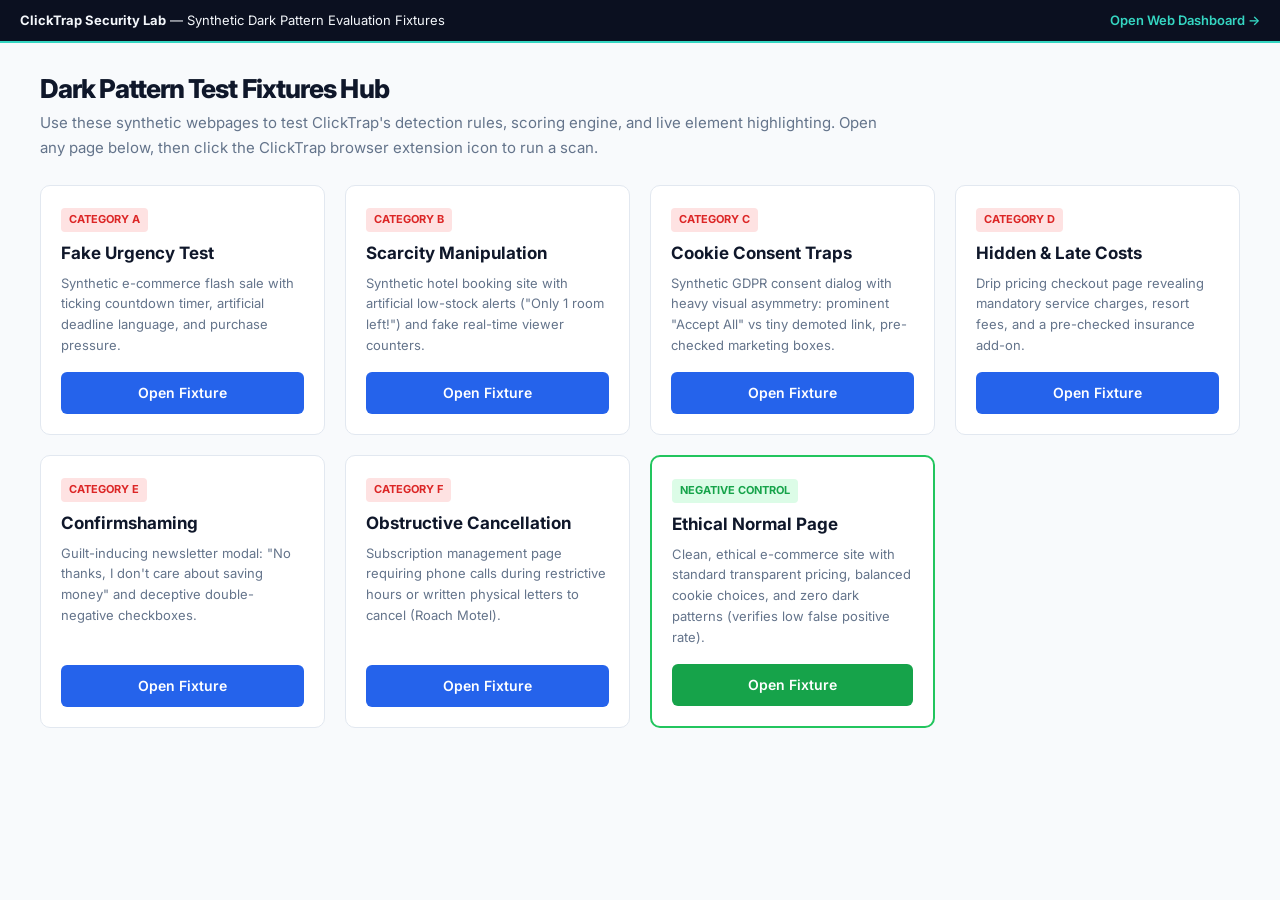
<file: test-pages/index.html>
<!DOCTYPE html>
<html lang="en">
<head>
  <meta charset="UTF-8">
  <meta name="viewport" content="width=device-width, initial-scale=1.0">
  <title>ClickTrap – Synthetic Test Fixtures Hub</title>
  <link rel="preconnect" href="https://fonts.googleapis.com">
  <link rel="preconnect" href="https://fonts.gstatic.com" crossorigin>
  <link href="https://fonts.googleapis.com/css2?family=Inter:wght@400;500;600;700;800;900&display=swap" rel="stylesheet">
  <link rel="stylesheet" href="test-styles.css?v=5">
  <style>
    .test-grid {
      display: grid;
      grid-template-columns: repeat(auto-fill, minmax(270px, 1fr));
      gap: 20px;
      margin-top: 24px;
    }
    .test-card {
      background: #FFFFFF;
      border: 1px solid #E2E8F0;
      border-radius: 10px;
      padding: 20px;
      display: flex;
      flex-direction: column;
      justify-content: space-between;
      transition: transform 0.2s, box-shadow 0.2s;
    }
    .test-card:hover {
      transform: translateY(-3px);
      box-shadow: 0 8px 20px rgba(0,0,0,0.08);
      border-color: #35D6C2;
    }
    .badge-test {
      display: inline-block;
      padding: 3px 8px;
      border-radius: 4px;
      font-size: 11px;
      font-weight: 700;
      text-transform: uppercase;
      margin-bottom: 10px;
    }
    .badge-dark { background: #FEE2E2; color: #DC2626; }
    .badge-clean { background: #DCFCE7; color: #16A34A; }
    .test-title { font-size: 17px; font-weight: 700; color: #0F172A; margin-bottom: 8px; }
    .test-desc { font-size: 13px; color: #64748B; margin-bottom: 16px; flex-grow: 1; }
  </style>
</head>
<body>
  <div class="synthetic-banner">
    <div>
      <strong>ClickTrap Security Lab</strong> &mdash; Synthetic Dark Pattern Evaluation Fixtures
    </div>
    <div>
      <a href="../dashboard/index.html">Open Web Dashboard &rarr;</a>
    </div>
  </div>

  <div class="fixture-container">
    <div class="fixture-header">
      <h1 class="fixture-title">Dark Pattern Test Fixtures Hub</h1>
      <p class="fixture-subtitle">
        Use these synthetic webpages to test ClickTrap's detection rules, scoring engine, and live element highlighting. 
        Open any page below, then click the ClickTrap browser extension icon to run a scan.
      </p>
    </div>

    <div class="test-grid">
      <!-- 1. Fake Urgency -->
      <div class="test-card">
        <div>
          <span class="badge-test badge-dark">Category A</span>
          <h2 class="test-title">Fake Urgency Test</h2>
          <p class="test-desc">Synthetic e-commerce flash sale with ticking countdown timer, artificial deadline language, and purchase pressure.</p>
        </div>
        <a href="fake-urgency.html" class="btn btn-primary">Open Fixture</a>
      </div>

      <!-- 2. Scarcity -->
      <div class="test-card">
        <div>
          <span class="badge-test badge-dark">Category B</span>
          <h2 class="test-title">Scarcity Manipulation</h2>
          <p class="test-desc">Synthetic hotel booking site with artificial low-stock alerts ("Only 1 room left!") and fake real-time viewer counters.</p>
        </div>
        <a href="scarcity.html" class="btn btn-primary">Open Fixture</a>
      </div>

      <!-- 3. Cookie Consent -->
      <div class="test-card">
        <div>
          <span class="badge-test badge-dark">Category C</span>
          <h2 class="test-title">Cookie Consent Traps</h2>
          <p class="test-desc">Synthetic GDPR consent dialog with heavy visual asymmetry: prominent "Accept All" vs tiny demoted link, pre-checked marketing boxes.</p>
        </div>
        <a href="cookie-consent.html" class="btn btn-primary">Open Fixture</a>
      </div>

      <!-- 4. Hidden Costs -->
      <div class="test-card">
        <div>
          <span class="badge-test badge-dark">Category D</span>
          <h2 class="test-title">Hidden & Late Costs</h2>
          <p class="test-desc">Drip pricing checkout page revealing mandatory service charges, resort fees, and a pre-checked insurance add-on.</p>
        </div>
        <a href="hidden-costs.html" class="btn btn-primary">Open Fixture</a>
      </div>

      <!-- 5. Confirmshaming -->
      <div class="test-card">
        <div>
          <span class="badge-test badge-dark">Category E</span>
          <h2 class="test-title">Confirmshaming</h2>
          <p class="test-desc">Guilt-inducing newsletter modal: "No thanks, I don't care about saving money" and deceptive double-negative checkboxes.</p>
        </div>
        <a href="confirmshaming.html" class="btn btn-primary">Open Fixture</a>
      </div>

      <!-- 6. Obstructive Cancellation -->
      <div class="test-card">
        <div>
          <span class="badge-test badge-dark">Category F</span>
          <h2 class="test-title">Obstructive Cancellation</h2>
          <p class="test-desc">Subscription management page requiring phone calls during restrictive hours or written physical letters to cancel (Roach Motel).</p>
        </div>
        <a href="cancellation-obstacles.html" class="btn btn-primary">Open Fixture</a>
      </div>

      <!-- 7. Normal Benign Page -->
      <div class="test-card" style="border: 2px solid #22C55E;">
        <div>
          <span class="badge-test badge-clean">Negative Control</span>
          <h2 class="test-title">Ethical Normal Page</h2>
          <p class="test-desc">Clean, ethical e-commerce site with standard transparent pricing, balanced cookie choices, and zero dark patterns (verifies low false positive rate).</p>
        </div>
        <a href="normal-marketing.html" class="btn btn-success">Open Fixture</a>
      </div>
    </div>
  </div>
</body>
</html>
</file>
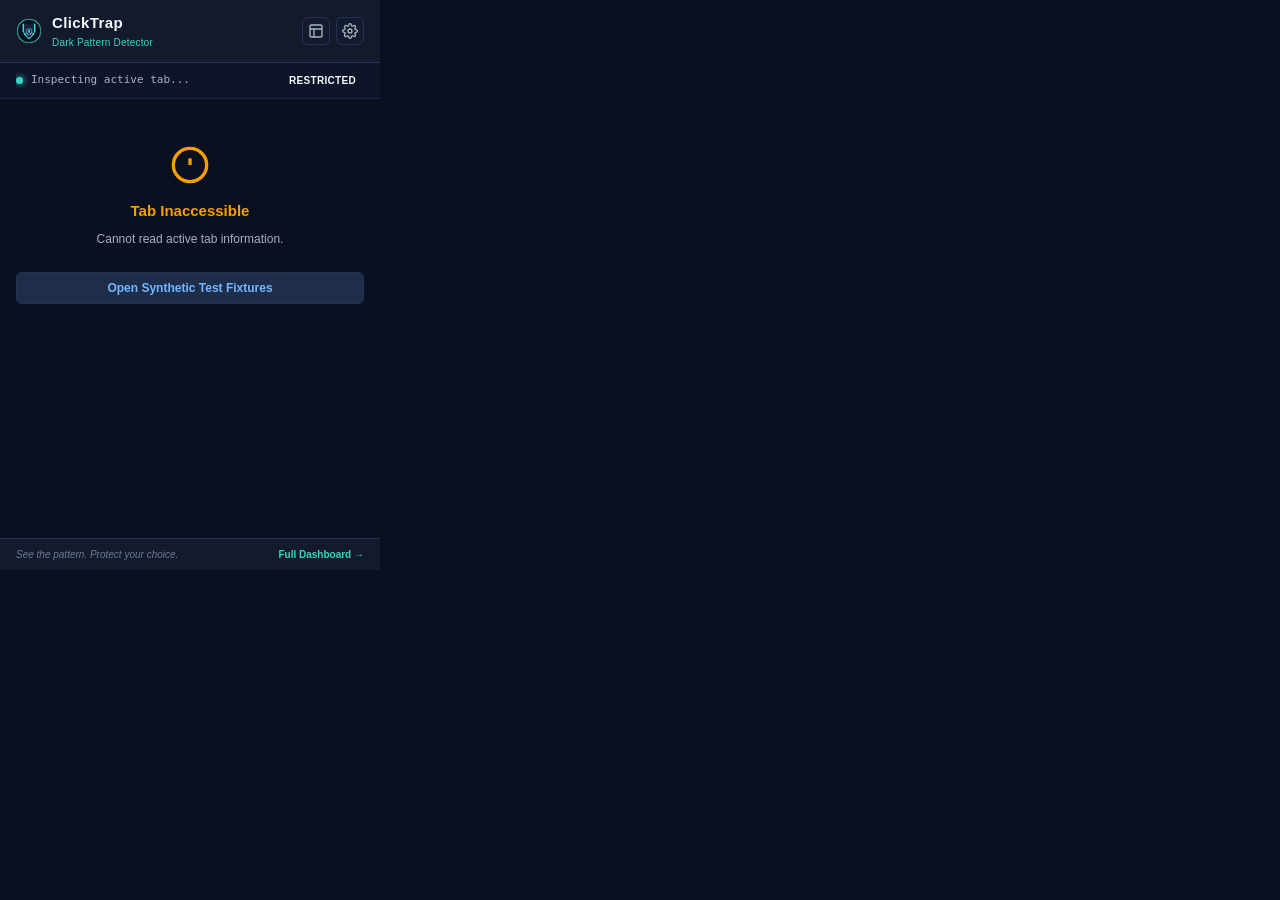
<file: popup.html>
<!DOCTYPE html>
<html lang="en">
<head>
  <meta charset="UTF-8">
  <meta name="viewport" content="width=device-width, initial-scale=1.0">
  <title>ClickTrap – Dark Pattern Detector</title>
  <link rel="stylesheet" href="popup.css">
</head>
<body>
  <div class="popup-container">
    <!-- Top Header -->
    <header class="app-header">
      <div class="brand">
        <img src="icons/icon32.png" alt="ClickTrap Logo" class="brand-logo" />
        <div class="brand-text">
          <span class="brand-name">ClickTrap</span>
          <span class="brand-tagline">Dark Pattern Detector</span>
        </div>
      </div>
      <div class="header-actions">
        <button id="btn-open-dashboard" class="icon-btn" title="Open Full Security Dashboard" aria-label="Open Dashboard">
          <svg width="16" height="16" viewBox="0 0 24 24" fill="none" stroke="currentColor" stroke-width="2">
            <rect x="3" y="3" width="18" height="18" rx="2"/>
            <path d="M3 9h18M9 21V9"/>
          </svg>
        </button>
        <button id="btn-toggle-settings" class="icon-btn" title="Settings & Privacy" aria-label="Settings">
          <svg width="16" height="16" viewBox="0 0 24 24" fill="none" stroke="currentColor" stroke-width="2">
            <circle cx="12" cy="12" r="3"/>
            <path d="M19.4 15a1.65 1.65 0 0 0 .33 1.82l.06.06a2 2 0 1 1-2.83 2.83l-.06-.06a1.65 1.65 0 0 0-1.82-.33 1.65 1.65 0 0 0-1 1.51V21a2 2 0 0 1-4 0v-.09A1.65 1.65 0 0 0 9 19.4a1.65 1.65 0 0 0-1.82.33l-.06.06a2 2 0 1 1-2.83-2.83l.06-.06a1.65 1.65 0 0 0 .33-1.82 1.65 1.65 0 0 0-1.51-1H3a2 2 0 0 1 0-4h.09A1.65 1.65 0 0 0 4.6 9a1.65 1.65 0 0 0-.33-1.82l-.06-.06a2 2 0 1 1 2.83-2.83l.06.06a1.65 1.65 0 0 0 1.82.33H9a1.65 1.65 0 0 0 1-1.51V3a2 2 0 0 1 4 0v.09a1.65 1.65 0 0 0 1 1.51 1.65 1.65 0 0 0 1.82-.33l.06-.06a2 2 0 1 1 2.83 2.83l-.06.06a1.65 1.65 0 0 0-.33 1.82V9a1.65 1.65 0 0 0 1.51 1H21a2 2 0 0 1 0 4h-.09a1.65 1.65 0 0 0-1.51 1z"/>
          </svg>
        </button>
      </div>
    </header>

    <!-- Target Domain Card -->
    <div class="domain-strip">
      <div class="domain-info">
        <span class="pulse-dot"></span>
        <span id="current-domain" class="domain-name">Inspecting active tab...</span>
      </div>
      <span id="scan-status-pill" class="status-pill ready">Ready</span>
    </div>

    <!-- Main Content Area -->
    <main class="main-content">
      <!-- State 1: Ready to Scan View -->
      <section id="view-initial" class="view-state">
        <div class="hero-graphic">
          <div class="radar-circle">
            <svg class="radar-svg" width="64" height="64" viewBox="0 0 24 24" fill="none" stroke="#35D6C2" stroke-width="1.5">
              <path d="M12 22s8-4 8-10V5l-8-3-8 3v7c0 6 8 10 8 10z"/>
              <circle cx="12" cy="11" r="3"/>
            </svg>
          </div>
        </div>
        <h2 class="view-title">Analyze Webpage Interface</h2>
        <p class="view-desc">Inspect visible text, countdowns, buttons, cookie choices, and pricing structure for deceptive patterns.</p>
        <button id="btn-start-scan" class="btn btn-primary btn-block">
          <svg width="18" height="18" viewBox="0 0 24 24" fill="none" stroke="currentColor" stroke-width="2">
            <circle cx="11" cy="11" r="8"/>
            <line x1="21" y1="21" x2="16.65" y2="16.65"/>
          </svg>
          Scan Webpage Now
        </button>
      </section>

      <!-- State 2: Scanning Loading View -->
      <section id="view-loading" class="view-state hidden">
        <div class="scanner-anim-container">
          <div class="scanner-sweep"></div>
          <img src="icons/icon48.png" alt="Scanning" class="scanner-logo" />
        </div>
        <h2 class="view-title">Analyzing Page Elements...</h2>
        <p class="view-desc">Evaluating urgency timers, cookie asymmetric options, hidden fees, and manipulative language.</p>
      </section>

      <!-- State 3: Results View -->
      <section id="view-results" class="view-state hidden">
        <!-- Suspicion Score Summary Card -->
        <div class="score-card">
          <div class="score-left">
            <div class="gauge-wrap">
              <svg class="gauge-svg" width="68" height="68" viewBox="0 0 36 36">
                <path class="gauge-bg" d="M18 2.0845 a 15.9155 15.9155 0 0 1 0 31.831 a 15.9155 15.9155 0 0 1 0 -31.831"/>
                <path id="gauge-fill" class="gauge-fill" stroke-dasharray="0, 100" d="M18 2.0845 a 15.9155 15.9155 0 0 1 0 31.831 a 15.9155 15.9155 0 0 1 0 -31.831"/>
              </svg>
              <div class="gauge-text">
                <span id="score-number" class="score-number">0</span>
                <span class="score-label">/100</span>
              </div>
            </div>
          </div>
          <div class="score-right">
            <div class="risk-meta">
              <span class="risk-title">Suspicion Index</span>
              <span id="risk-badge" class="badge badge-low">Low Suspicion</span>
            </div>
            <p id="findings-summary" class="summary-text">No deceptive patterns detected.</p>
          </div>
        </div>

        <!-- Action Controls Bar -->
        <div class="action-bar">
          <button id="btn-toggle-highlight" class="btn btn-outline btn-sm">
            <svg width="14" height="14" viewBox="0 0 24 24" fill="none" stroke="currentColor" stroke-width="2">
              <path d="M1 12s4-8 11-8 11 8 11 8-4 8-11 8-11-8-11-8z"/>
              <circle cx="12" cy="12" r="3"/>
            </svg>
            <span id="btn-highlight-text">Highlight on Page</span>
          </button>
          <div class="secondary-actions">
            <button id="btn-rescan" class="icon-btn-sm" title="Re-scan Page">
              <svg width="14" height="14" viewBox="0 0 24 24" fill="none" stroke="currentColor" stroke-width="2">
                <path d="M23 4v6h-6M1 20v-6h6M3.51 9a9 9 0 0 1 14.85-3.36L23 10M1 14l4.64 4.36A9 9 0 0 0 20.49 15"/>
              </svg>
            </button>
            <button id="btn-clear-scan" class="icon-btn-sm" title="Clear Scan">
              <svg width="14" height="14" viewBox="0 0 24 24" fill="none" stroke="currentColor" stroke-width="2">
                <line x1="18" y1="6" x2="6" y2="18"/>
                <line x1="6" y1="6" x2="18" y2="18"/>
              </svg>
            </button>
          </div>
        </div>

        <!-- Findings List -->
        <div class="findings-container">
          <div class="findings-header">
            <span class="section-title">Detected Findings (<span id="findings-count">0</span>)</span>
            <span class="disclaimer-chip">Potential Patterns</span>
          </div>

          <!-- Clean state when zero findings -->
          <div id="findings-clean" class="clean-state hidden">
            <div class="clean-icon">
              <svg width="32" height="32" viewBox="0 0 24 24" fill="none" stroke="#35D6C2" stroke-width="2">
                <path d="M22 11.08V12a10 10 0 1 1-5.93-9.14"/>
                <polyline points="22 4 12 14.01 9 11.01"/>
              </svg>
            </div>
            <h4>Clean Layout Verified</h4>
            <p>No manipulative urgency, consent traps, or confirmshaming signals were observed on this page.</p>
          </div>

          <!-- Finding Cards List -->
          <div id="findings-list" class="findings-list"></div>
        </div>
      </section>

      <!-- State 4: Restricted / Error View -->
      <section id="view-restricted" class="view-state hidden">
        <div class="restricted-icon">
          <svg width="40" height="40" viewBox="0 0 24 24" fill="none" stroke="#F59F00" stroke-width="2">
            <circle cx="12" cy="12" r="10"/>
            <line x1="12" y1="8" x2="12" y2="12"/>
            <line x1="12" y1="16" x2="12.01" y2="16"/>
          </svg>
        </div>
        <h3 id="restricted-title">Browser Protected Page</h3>
        <p id="restricted-desc">For security reasons, Chrome extensions cannot inspect internal browser tabs (chrome://, edge://, Chrome Web Store, or system files).</p>
        <button id="btn-test-page" class="btn btn-secondary btn-block">Open Synthetic Test Fixtures</button>
      </section>

      <!-- Settings Panel (Slide-In View) -->
      <section id="view-settings" class="settings-drawer hidden">
        <div class="drawer-header">
          <h3>Preferences & Privacy</h3>
          <button id="btn-close-settings" class="icon-btn-sm" aria-label="Close settings">
            <svg width="14" height="14" viewBox="0 0 24 24" fill="none" stroke="currentColor" stroke-width="2">
              <line x1="18" y1="6" x2="6" y2="18"/>
              <line x1="6" y1="6" x2="18" y2="18"/>
            </svg>
          </button>
        </div>
        <div class="drawer-body">
          <div class="setting-item">
            <div class="setting-meta">
              <label class="setting-title" for="toggle-highlight-pref">Evidence Highlighting</label>
              <span class="setting-desc">Highlight deceptive elements directly in the webpage.</span>
            </div>
            <input type="checkbox" id="toggle-highlight-pref" class="toggle-checkbox" checked />
          </div>

          <div class="setting-item">
            <div class="setting-meta">
              <label class="setting-title" for="toggle-history-pref">Local Scan History</label>
              <span class="setting-desc">Store past scans locally in your browser storage.</span>
            </div>
            <input type="checkbox" id="toggle-history-pref" class="toggle-checkbox" checked />
          </div>

          <div class="privacy-box">
            <h4>Privacy Transparency</h4>
            <p>ClickTrap operates strictly local-first. Webpage text is analyzed in memory and is <strong>never</strong> transmitted to external servers or cloud services.</p>
          </div>

          <button id="btn-clear-all-history" class="btn btn-danger-outline btn-block">
            Clear Local Scan History
          </button>
        </div>
      </section>
    </main>

    <!-- Footer -->
    <footer class="app-footer">
      <span class="tagline">See the pattern. Protect your choice.</span>
      <a href="#" id="link-footer-dashboard">Full Dashboard &rarr;</a>
    </footer>
  </div>

  <script src="rules.js"></script>
  <script src="popup.js"></script>
</body>
</html>
</file>
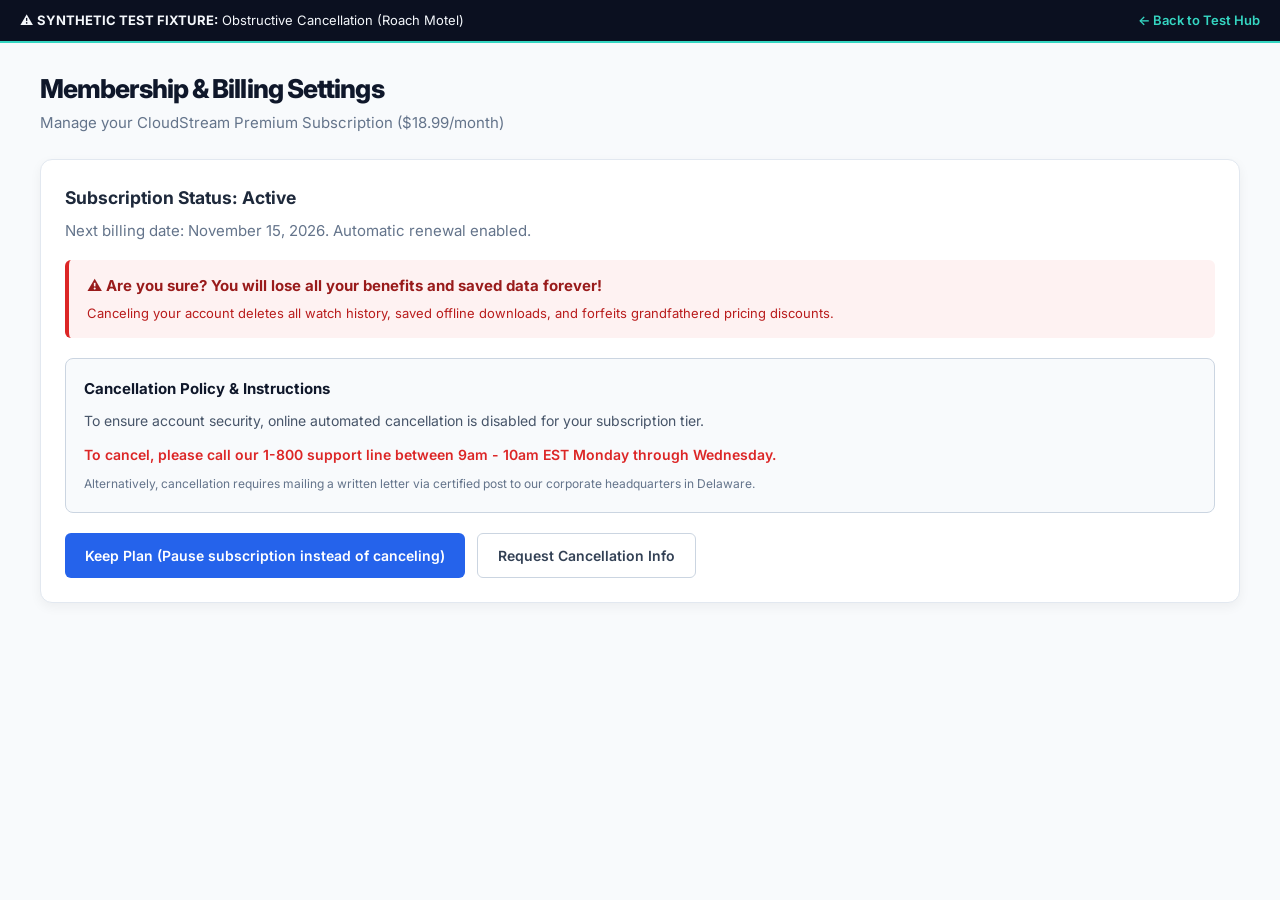
<file: test-pages/cancellation-obstacles.html>
<!DOCTYPE html>
<html lang="en">
<head>
  <meta charset="UTF-8">
  <meta name="viewport" content="width=device-width, initial-scale=1.0">
  <title>CloudStream Media – Account Settings (Synthetic Test)</title>
  <link rel="preconnect" href="https://fonts.googleapis.com">
  <link rel="preconnect" href="https://fonts.gstatic.com" crossorigin>
  <link href="https://fonts.googleapis.com/css2?family=Inter:wght@400;500;600;700;800;900&display=swap" rel="stylesheet">
  <link rel="stylesheet" href="test-styles.css?v=5">
</head>
<body>
  <div class="synthetic-banner">
    <div>⚠️ <strong>SYNTHETIC TEST FIXTURE:</strong> Obstructive Cancellation (Roach Motel)</div>
    <a href="index.html">&larr; Back to Test Hub</a>
  </div>

  <div class="fixture-container">
    <div class="fixture-header">
      <h1 class="fixture-title">Membership & Billing Settings</h1>
      <p class="fixture-subtitle">Manage your CloudStream Premium Subscription ($18.99/month)</p>
    </div>

    <div class="fixture-card">
      <h3>Subscription Status: Active</h3>
      <p style="color: #64748B; margin: 6px 0 16px;">Next billing date: November 15, 2026. Automatic renewal enabled.</p>

      <!-- Artificial Friction Retention Warning -->
      <div style="background: #FEF2F2; border-left: 4px solid #DC2626; padding: 14px 18px; border-radius: 6px; margin-bottom: 20px;">
        <h4 style="color: #991B1B; margin-bottom: 4px;">⚠️ Are you sure? You will lose all your benefits and saved data forever!</h4>
        <p style="color: #B91C1C; font-size: 13px;">
          Canceling your account deletes all watch history, saved offline downloads, and forfeits grandfathered pricing discounts.
        </p>
      </div>

      <!-- Obstructive Roach Motel Cancellation Hurdles -->
      <div style="background: #F8FAFC; border: 1px solid #CBD5E1; border-radius: 8px; padding: 18px; margin-bottom: 20px;">
        <h4 style="color: #0F172A; margin-bottom: 8px;">Cancellation Policy & Instructions</h4>
        <p style="color: #475569; font-size: 14px; line-height: 1.5; margin-bottom: 12px;">
          To ensure account security, online automated cancellation is disabled for your subscription tier.
        </p>
        <p style="color: #DC2626; font-weight: 600; font-size: 14px;">
          To cancel, please call our 1-800 support line between 9am - 10am EST Monday through Wednesday.
        </p>
        <p style="color: #64748B; font-size: 12px; margin-top: 8px;">
          Alternatively, cancellation requires mailing a written letter via certified post to our corporate headquarters in Delaware.
        </p>
      </div>

      <div style="display: flex; gap: 12px;">
        <button class="btn btn-primary">
          Keep Plan (Pause subscription instead of canceling)
        </button>
        <button class="btn btn-outline" onclick="alert('Online cancellation unavailable. Please call support.');">
          Request Cancellation Info
        </button>
      </div>
    </div>
  </div>
</body>
</html>
</file>
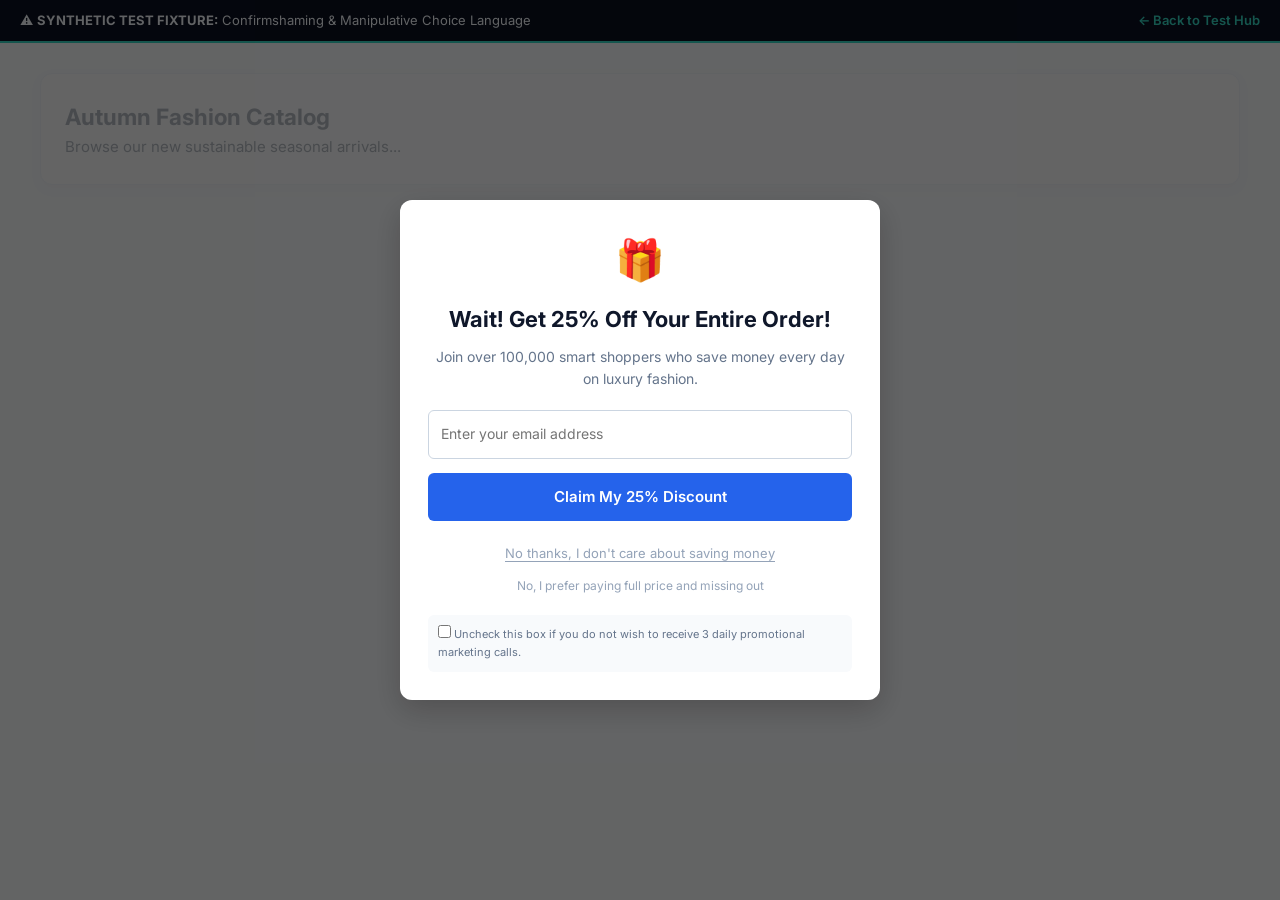
<file: test-pages/confirmshaming.html>
<!DOCTYPE html>
<html lang="en">
<head>
  <meta charset="UTF-8">
  <meta name="viewport" content="width=device-width, initial-scale=1.0">
  <title>TrendyStyle – Special Discount (Synthetic Test)</title>
  <link rel="preconnect" href="https://fonts.googleapis.com">
  <link rel="preconnect" href="https://fonts.gstatic.com" crossorigin>
  <link href="https://fonts.googleapis.com/css2?family=Inter:wght@400;500;600;700;800;900&display=swap" rel="stylesheet">
  <link rel="stylesheet" href="test-styles.css?v=5">
</head>
<body>
  <div class="synthetic-banner">
    <div>⚠️ <strong>SYNTHETIC TEST FIXTURE:</strong> Confirmshaming & Manipulative Choice Language</div>
    <a href="index.html">&larr; Back to Test Hub</a>
  </div>

  <div class="fixture-container">
    <div class="fixture-card" style="opacity: 0.3;">
      <h2>Autumn Fashion Catalog</h2>
      <p>Browse our new sustainable seasonal arrivals...</p>
    </div>
  </div>

  <!-- Guilt-Inducing Promo Modal Overlay -->
  <div class="modal-overlay">
    <div class="modal-content">
      <div style="font-size: 40px; margin-bottom: 10px;">🎁</div>
      <h3 style="font-size: 22px; margin-bottom: 8px; color: #0F172A;">Wait! Get 25% Off Your Entire Order!</h3>
      <p style="font-size: 14px; color: #64748B; margin-bottom: 20px;">
        Join over 100,000 smart shoppers who save money every day on luxury fashion.
      </p>

      <input type="email" placeholder="Enter your email address" style="width: 100%; padding: 12px; border: 1px solid #CBD5E1; border-radius: 6px; margin-bottom: 14px; font-size: 14px;" />

      <!-- High-contrast Accept CTA -->
      <button class="btn btn-primary" style="width: 100%; padding: 12px; font-size: 15px; margin-bottom: 12px;">
        Claim My 25% Discount
      </button>

      <!-- Confirmshaming Guilt Opt-Out Link -->
      <div>
        <a href="index.html" style="color: #94A3B8; font-size: 13px; text-decoration: underline; display: block; margin: 10px 0;">
          No thanks, I don't care about saving money
        </a>
        <a href="index.html" style="color: #94A3B8; font-size: 12px; text-decoration: none;">
          No, I prefer paying full price and missing out
        </a>
      </div>

      <!-- Confusing double negative opt-out -->
      <div style="margin-top: 18px; text-align: left; background: #F8FAFC; padding: 10px; border-radius: 6px; font-size: 11px; color: #64748B;">
        <label>
          <input type="checkbox" /> Uncheck this box if you do not wish to receive 3 daily promotional marketing calls.
        </label>
      </div>
    </div>
  </div>
</body>
</html>
</file>
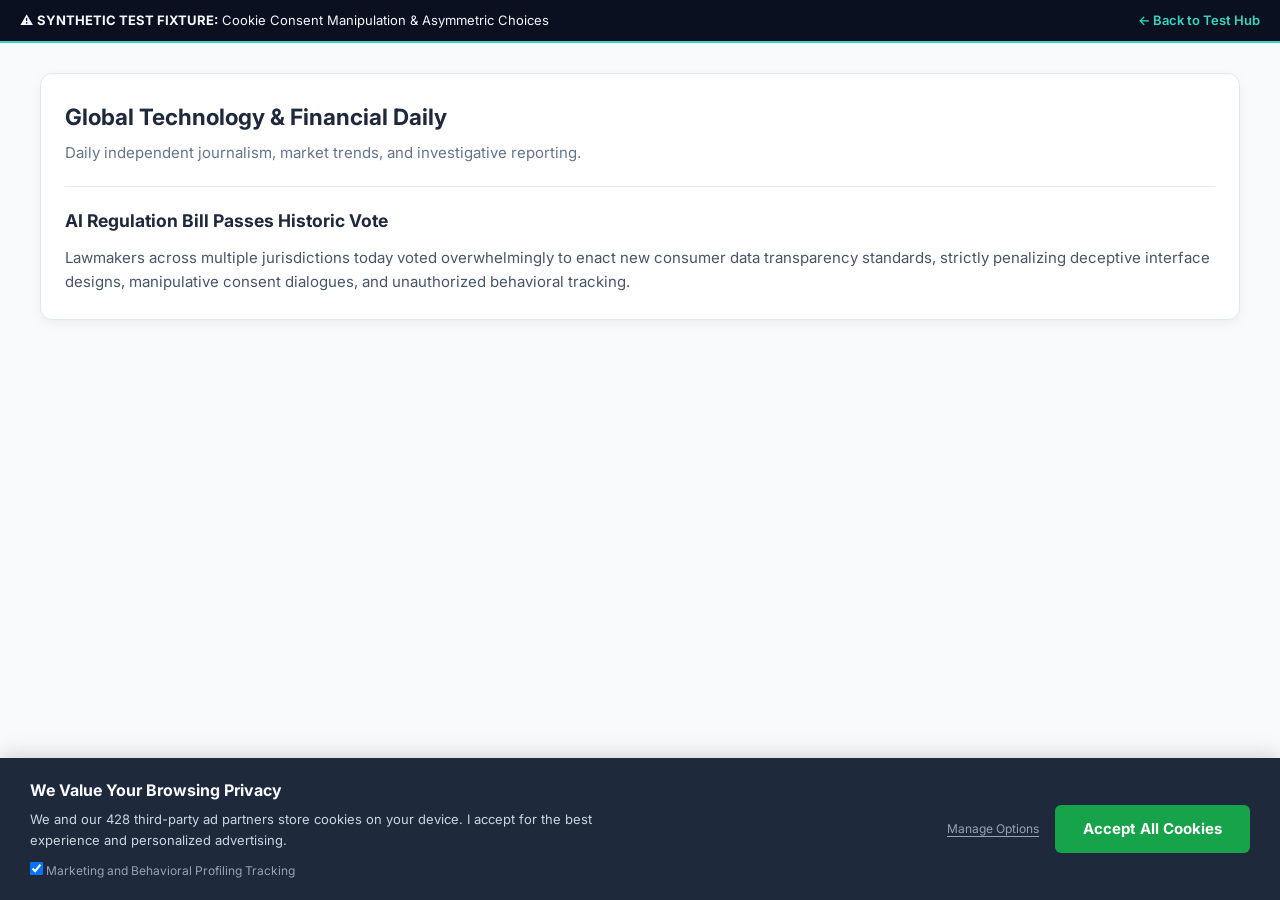
<file: test-pages/cookie-consent.html>
<!DOCTYPE html>
<html lang="en">
<head>
  <meta charset="UTF-8">
  <meta name="viewport" content="width=device-width, initial-scale=1.0">
  <title>GlobalNews Portal – Privacy Notice (Synthetic Test)</title>
  <link rel="preconnect" href="https://fonts.googleapis.com">
  <link rel="preconnect" href="https://fonts.gstatic.com" crossorigin>
  <link href="https://fonts.googleapis.com/css2?family=Inter:wght@400;500;600;700;800;900&display=swap" rel="stylesheet">
  <link rel="stylesheet" href="test-styles.css?v=5">
</head>
<body>
  <div class="synthetic-banner">
    <div>⚠️ <strong>SYNTHETIC TEST FIXTURE:</strong> Cookie Consent Manipulation & Asymmetric Choices</div>
    <a href="index.html">&larr; Back to Test Hub</a>
  </div>

  <div class="fixture-container">
    <div class="fixture-card">
      <h2>Global Technology & Financial Daily</h2>
      <p style="color: #64748B; margin-top: 6px;">Daily independent journalism, market trends, and investigative reporting.</p>
      <hr style="margin: 20px 0; border: none; border-top: 1px solid #E2E8F0;">
      <article>
        <h3>AI Regulation Bill Passes Historic Vote</h3>
        <p style="margin-top: 10px; color: #475569;">
          Lawmakers across multiple jurisdictions today voted overwhelmingly to enact new consumer data transparency standards, 
          strictly penalizing deceptive interface designs, manipulative consent dialogues, and unauthorized behavioral tracking.
        </p>
      </article>
    </div>
  </div>

  <!-- Deceptive Cookie Banner (Visual Asymmetry & Pre-Selected Checkboxes) -->
  <div class="cookie-banner" id="cookie-banner">
    <div class="cookie-text">
      <h4 style="margin-bottom: 6px; font-size: 16px;">We Value Your Browsing Privacy</h4>
      <p style="font-size: 13px; color: #CBD5E1;">
        We and our 428 third-party ad partners store cookies on your device. I accept for the best experience and personalized advertising.
      </p>
      
      <!-- Pre-checked tracking preference -->
      <div style="margin-top: 10px; font-size: 12px; color: #94A3B8;">
        <label for="track-cb">
          <input type="checkbox" id="track-cb" checked /> Marketing and Behavioral Profiling Tracking
        </label>
      </div>
    </div>

    <!-- Asymmetry: Massive green Accept button vs tiny gray link for reject -->
    <div class="cookie-actions">
      <a href="#" class="link-secondary" onclick="alert('Demoted reject clicked'); return false;">
        Manage Options
      </a>
      <button class="btn btn-success" style="padding: 12px 28px; font-size: 15px; font-weight: 700;" onclick="document.getElementById('cookie-banner').style.display='none'">
        Accept All Cookies
      </button>
    </div>
  </div>
</body>
</html>
</file>
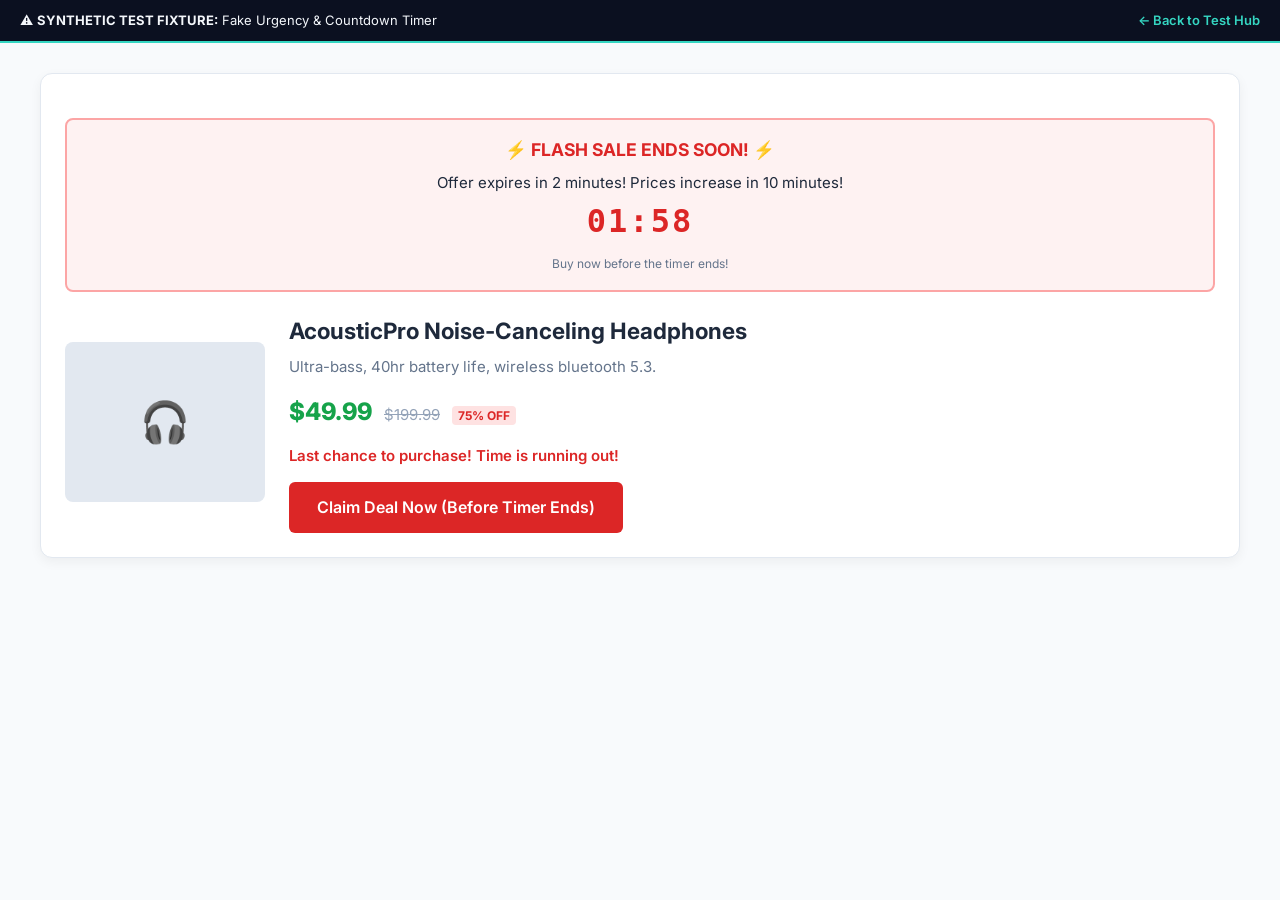
<file: test-pages/fake-urgency.html>
<!DOCTYPE html>
<html lang="en">
<head>
  <meta charset="UTF-8">
  <meta name="viewport" content="width=device-width, initial-scale=1.0">
  <title>FlashSale Direct – Mega Discount (Synthetic Test)</title>
  <link rel="preconnect" href="https://fonts.googleapis.com">
  <link rel="preconnect" href="https://fonts.gstatic.com" crossorigin>
  <link href="https://fonts.googleapis.com/css2?family=Inter:wght@400;500;600;700;800;900&display=swap" rel="stylesheet">
  <link rel="stylesheet" href="test-styles.css?v=5">
</head>
<body>
  <div class="synthetic-banner">
    <div>⚠️ <strong>SYNTHETIC TEST FIXTURE:</strong> Fake Urgency & Countdown Timer</div>
    <a href="index.html">&larr; Back to Test Hub</a>
  </div>

  <div class="fixture-container">
    <div class="fixture-card">
      <div class="countdown-box">
        <h3 style="color: #DC2626; margin-bottom: 6px;">⚡ FLASH SALE ENDS SOON! ⚡</h3>
        <p>Offer expires in 2 minutes! Prices increase in 10 minutes!</p>
        <div class="timer" id="demo-timer">01:58</div>
        <p style="font-size: 12px; color: #64748B; margin-top: 6px;">Buy now before the timer ends!</p>
      </div>

      <div style="display: flex; gap: 24px; align-items: center; margin-top: 20px;">
        <div style="width: 200px; height: 160px; background: #E2E8F0; border-radius: 8px; display: flex; align-items: center; justify-content: center; font-size: 40px;">
          🎧
        </div>
        <div>
          <h2>AcousticPro Noise-Canceling Headphones</h2>
          <p style="color: #64748B; margin: 6px 0;">Ultra-bass, 40hr battery life, wireless bluetooth 5.3.</p>
          <div style="margin: 12px 0;">
            <span style="font-size: 24px; font-weight: 800; color: #16A34A;">$49.99</span>
            <span style="text-decoration: line-through; color: #94A3B8; margin-left: 8px;">$199.99</span>
            <span style="background: #FEE2E2; color: #DC2626; padding: 2px 6px; border-radius: 4px; font-size: 12px; font-weight: 700; margin-left: 8px;">75% OFF</span>
          </div>
          <p style="color: #DC2626; font-weight: 600; margin-bottom: 14px;">Last chance to purchase! Time is running out!</p>
          <button class="btn btn-danger" style="padding: 12px 28px; font-size: 16px;">
            Claim Deal Now (Before Timer Ends)
          </button>
        </div>
      </div>
    </div>
  </div>

  <script>
    // Live ticking countdown simulation
    let secondsLeft = 118;
    const timerEl = document.getElementById('demo-timer');
    setInterval(() => {
      if (secondsLeft > 0) secondsLeft--;
      else secondsLeft = 120; // reset loop (classic dark pattern behavior!)
      const m = String(Math.floor(secondsLeft / 60)).padStart(2, '0');
      const s = String(secondsLeft % 60).padStart(2, '0');
      timerEl.textContent = `${m}:${s}`;
    }, 1000);
  </script>
</body>
</html>
</file>
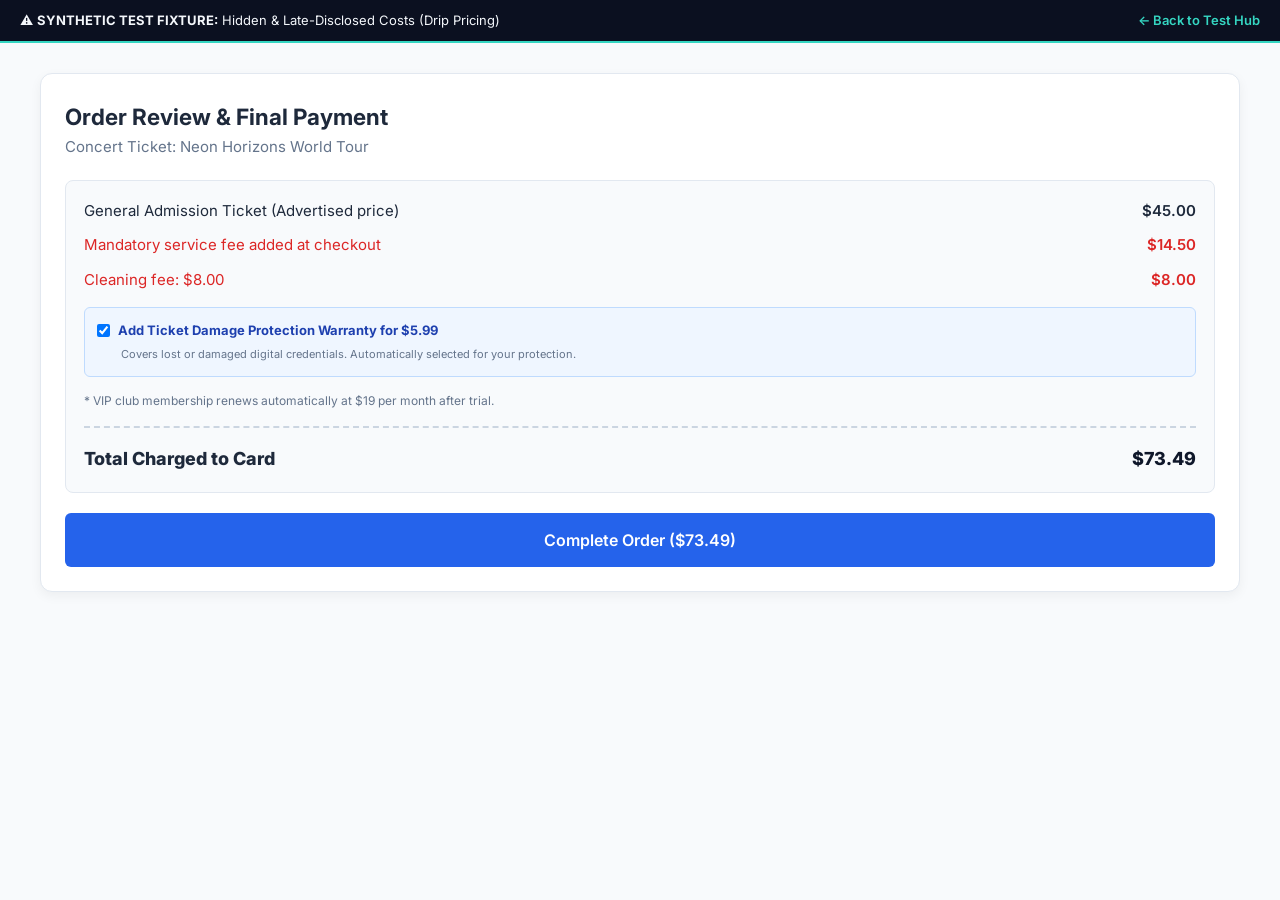
<file: test-pages/hidden-costs.html>
<!DOCTYPE html>
<html lang="en">
<head>
  <meta charset="UTF-8">
  <meta name="viewport" content="width=device-width, initial-scale=1.0">
  <title>Express Tickets – Checkout Summary (Synthetic Test)</title>
  <link rel="preconnect" href="https://fonts.googleapis.com">
  <link rel="preconnect" href="https://fonts.gstatic.com" crossorigin>
  <link href="https://fonts.googleapis.com/css2?family=Inter:wght@400;500;600;700;800;900&display=swap" rel="stylesheet">
  <link rel="stylesheet" href="test-styles.css?v=5">
</head>
<body>
  <div class="synthetic-banner">
    <div>⚠️ <strong>SYNTHETIC TEST FIXTURE:</strong> Hidden & Late-Disclosed Costs (Drip Pricing)</div>
    <a href="index.html">&larr; Back to Test Hub</a>
  </div>

  <div class="fixture-container">
    <div class="fixture-card">
      <h2>Order Review & Final Payment</h2>
      <p style="color: #64748B;">Concert Ticket: Neon Horizons World Tour</p>

      <div style="background: #F8FAFC; border: 1px solid #E2E8F0; border-radius: 8px; padding: 18px; margin: 20px 0;">
        <div style="display: flex; justify-content: space-between; margin-bottom: 10px;">
          <span>General Admission Ticket (Advertised price)</span>
          <span style="font-weight: 600;">$45.00</span>
        </div>

        <!-- Late-stage mandatory fee -->
        <div style="display: flex; justify-content: space-between; margin-bottom: 10px; color: #DC2626;">
          <span>Mandatory service fee added at checkout</span>
          <span style="font-weight: 600;">$14.50</span>
        </div>

        <div style="display: flex; justify-content: space-between; margin-bottom: 10px; color: #DC2626;">
          <span>Cleaning fee: $8.00</span>
          <span style="font-weight: 600;">$8.00</span>
        </div>

        <!-- Pre-selected paid add-on -->
        <div style="background: #EFF6FF; border: 1px solid #BFDBFE; border-radius: 6px; padding: 12px; margin: 14px 0;">
          <label style="display: flex; align-items: center; gap: 8px; cursor: pointer; color: #1E40AF; font-size: 13px;">
            <input type="checkbox" checked />
            <strong>Add Ticket Damage Protection Warranty for $5.99</strong>
          </label>
          <p style="font-size: 11px; color: #64748B; margin-left: 24px; margin-top: 4px;">
            Covers lost or damaged digital credentials. Automatically selected for your protection.
          </p>
        </div>

        <!-- Ambiguous recurring clause -->
        <p style="font-size: 12px; color: #64748B; margin-top: 10px;">
          * VIP club membership renews automatically at $19 per month after trial.
        </p>

        <hr style="margin: 16px 0; border: none; border-top: 2px dashed #CBD5E1;">

        <div style="display: flex; justify-content: space-between; font-size: 18px; font-weight: 800;">
          <span>Total Charged to Card</span>
          <span style="color: #0F172A;">$73.49</span>
        </div>
      </div>

      <button class="btn btn-primary" style="width: 100%; padding: 14px; font-size: 16px;">
        Complete Order ($73.49)
      </button>
    </div>
  </div>
</body>
</html>
</file>
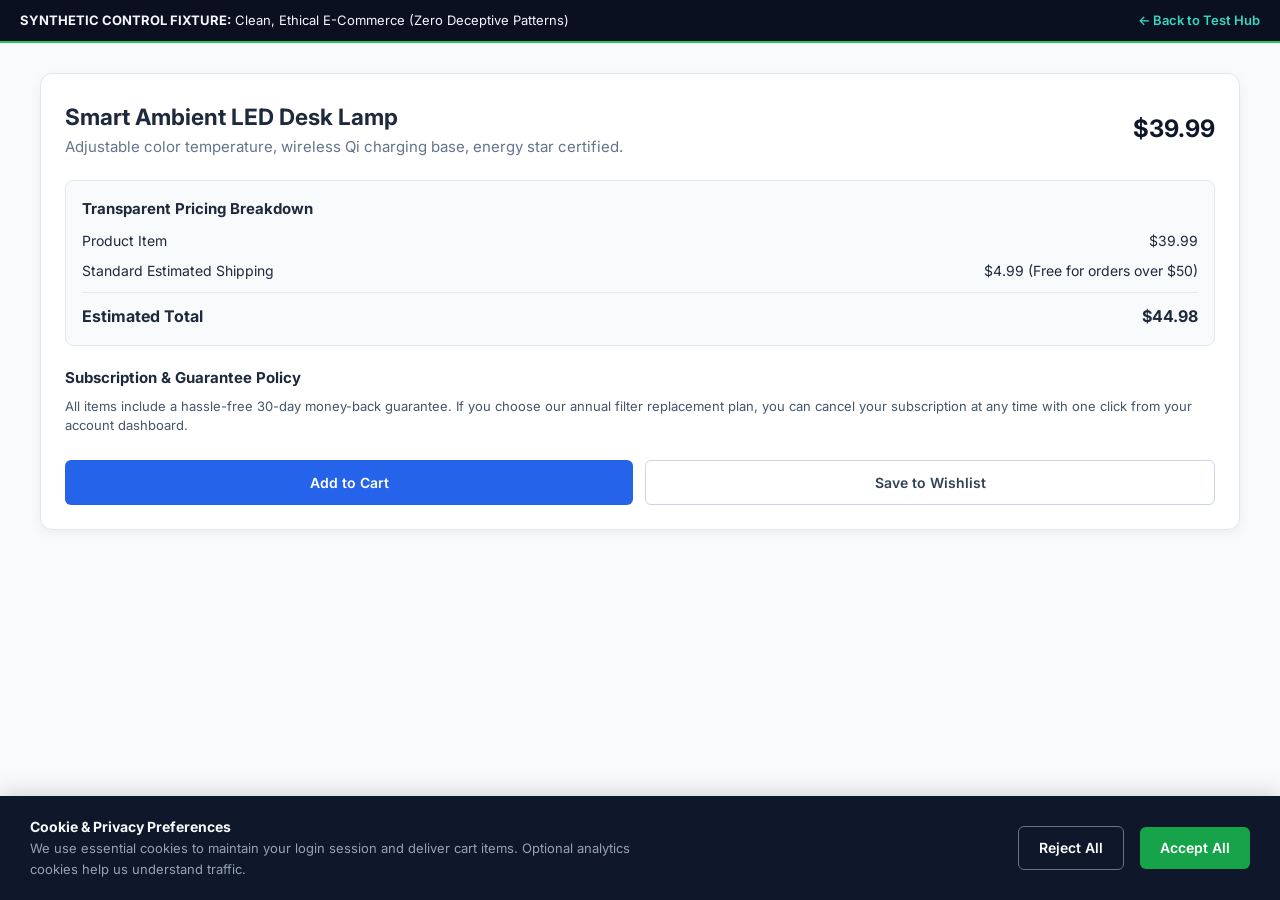
<file: test-pages/normal-marketing.html>
<!DOCTYPE html>
<html lang="en">
<head>
  <meta charset="UTF-8">
  <meta name="viewport" content="width=device-width, initial-scale=1.0">
  <title>CleanTech Living – Ethical Smart Home Gear (Control Page)</title>
  <link rel="preconnect" href="https://fonts.googleapis.com">
  <link rel="preconnect" href="https://fonts.gstatic.com" crossorigin>
  <link href="https://fonts.googleapis.com/css2?family=Inter:wght@400;500;600;700;800;900&display=swap" rel="stylesheet">
  <link rel="stylesheet" href="test-styles.css?v=5">
</head>
<body>
  <div class="synthetic-banner" style="border-bottom-color: #22C55E;">
    <div><strong>SYNTHETIC CONTROL FIXTURE:</strong> Clean, Ethical E-Commerce (Zero Deceptive Patterns)</div>
    <a href="index.html">&larr; Back to Test Hub</a>
  </div>

  <div class="fixture-container">
    <div class="fixture-card">
      <div style="display: flex; justify-content: space-between; align-items: center; margin-bottom: 20px;">
        <div>
          <h2>Smart Ambient LED Desk Lamp</h2>
          <p style="color: #64748B;">Adjustable color temperature, wireless Qi charging base, energy star certified.</p>
        </div>
        <div style="font-size: 24px; font-weight: 700; color: #0F172A;">
          $39.99
        </div>
      </div>

      <div style="background: #F8FAFC; border: 1px solid #E2E8F0; border-radius: 8px; padding: 16px; margin-bottom: 20px;">
        <h4 style="margin-bottom: 8px;">Transparent Pricing Breakdown</h4>
        <div style="display: flex; justify-content: space-between; margin-bottom: 6px; font-size: 14px;">
          <span>Product Item</span>
          <span>$39.99</span>
        </div>
        <div style="display: flex; justify-content: space-between; margin-bottom: 6px; font-size: 14px;">
          <span>Standard Estimated Shipping</span>
          <span>$4.99 (Free for orders over $50)</span>
        </div>
        <hr style="margin: 10px 0; border: none; border-top: 1px solid #E2E8F0;">
        <div style="display: flex; justify-content: space-between; font-weight: 700; font-size: 16px;">
          <span>Estimated Total</span>
          <span>$44.98</span>
        </div>
      </div>

      <div style="margin-bottom: 24px;">
        <h4>Subscription & Guarantee Policy</h4>
        <p style="color: #475569; font-size: 13px; line-height: 1.5; margin-top: 6px;">
          All items include a hassle-free 30-day money-back guarantee. If you choose our annual filter replacement plan, 
          you can cancel your subscription at any time with one click from your account dashboard.
        </p>
      </div>

      <div style="display: flex; gap: 12px;">
        <button class="btn btn-primary" style="flex: 1;">Add to Cart</button>
        <button class="btn btn-outline" style="flex: 1;">Save to Wishlist</button>
      </div>
    </div>
  </div>

  <!-- Ethical, Symmetric Cookie Banner -->
  <div class="cookie-banner" id="clean-cookie-banner" style="background: #0F172A;">
    <div class="cookie-text">
      <h4>Cookie & Privacy Preferences</h4>
      <p style="font-size: 13px; color: #94A3B8;">
        We use essential cookies to maintain your login session and deliver cart items. Optional analytics cookies help us understand traffic.
      </p>
    </div>
    <!-- Equal, symmetric choice buttons -->
    <div class="cookie-actions">
      <button class="btn btn-outline" style="color: #FFFFFF; border-color: #64748B;" onclick="document.getElementById('clean-cookie-banner').style.display='none'">
        Reject All
      </button>
      <button class="btn btn-success" onclick="document.getElementById('clean-cookie-banner').style.display='none'">
        Accept All
      </button>
    </div>
  </div>
</body>
</html>
</file>
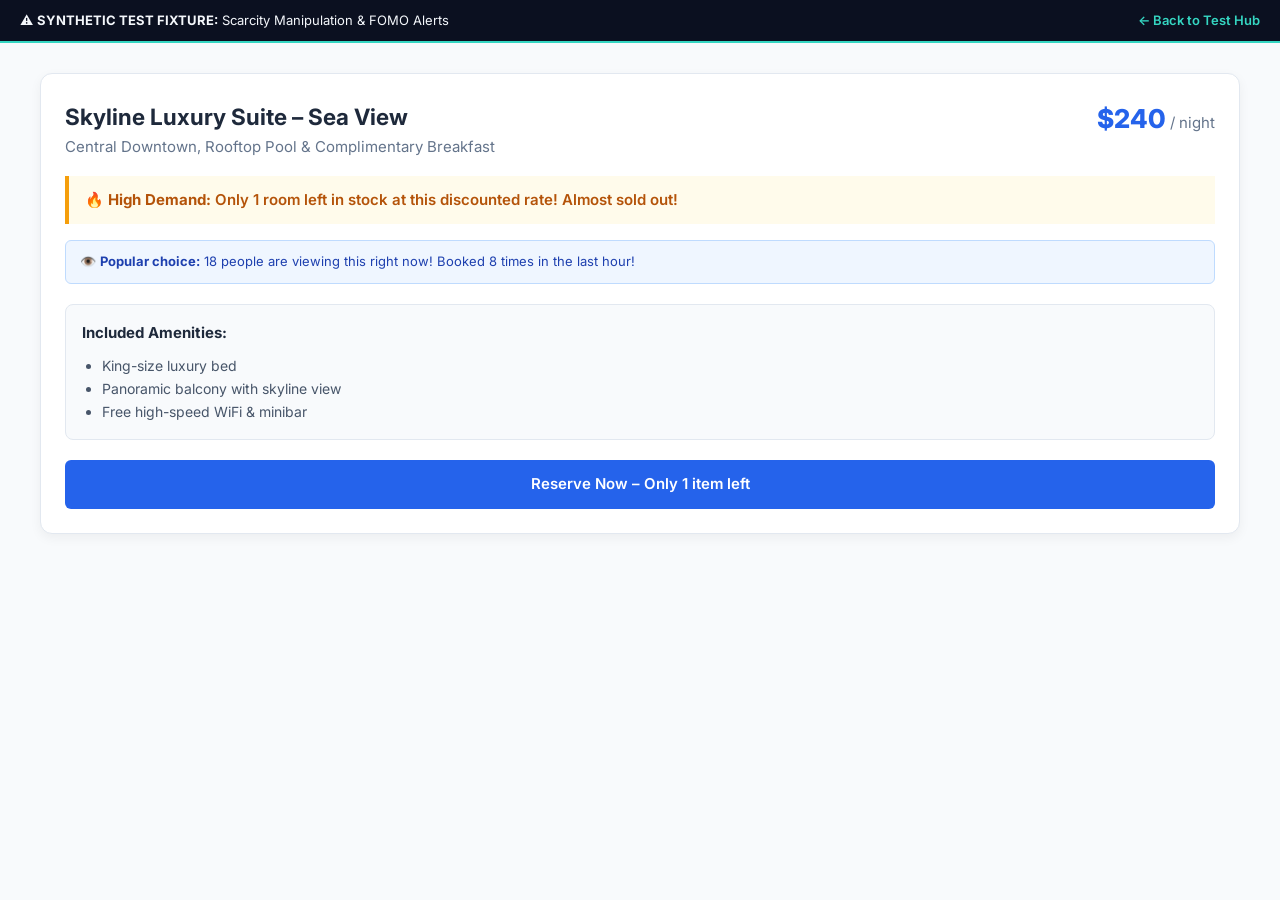
<file: test-pages/scarcity.html>
<!DOCTYPE html>
<html lang="en">
<head>
  <meta charset="UTF-8">
  <meta name="viewport" content="width=device-width, initial-scale=1.0">
  <title>Skyline Suites – Deluxe Room Booking (Synthetic Test)</title>
  <link rel="preconnect" href="https://fonts.googleapis.com">
  <link rel="preconnect" href="https://fonts.gstatic.com" crossorigin>
  <link href="https://fonts.googleapis.com/css2?family=Inter:wght@400;500;600;700;800;900&display=swap" rel="stylesheet">
  <link rel="stylesheet" href="test-styles.css?v=5">
</head>
<body>
  <div class="synthetic-banner">
    <div>⚠️ <strong>SYNTHETIC TEST FIXTURE:</strong> Scarcity Manipulation & FOMO Alerts</div>
    <a href="index.html">&larr; Back to Test Hub</a>
  </div>

  <div class="fixture-container">
    <div class="fixture-card">
      <div style="display: flex; justify-content: space-between; align-items: flex-start;">
        <div>
          <h2>Skyline Luxury Suite – Sea View</h2>
          <p style="color: #64748B;">Central Downtown, Rooftop Pool & Complimentary Breakfast</p>
        </div>
        <div style="text-align: right;">
          <span style="font-size: 26px; font-weight: 800; color: #2563EB;">$240</span>
          <span style="color: #64748B;">/ night</span>
        </div>
      </div>

      <!-- Scarcity Signal 1 -->
      <div class="stock-alert">
        🔥 <strong>High Demand:</strong> Only 1 room left in stock at this discounted rate! Almost sold out!
      </div>

      <!-- Scarcity Signal 2: Real-time viewer counter -->
      <div style="background: #EFF6FF; border: 1px solid #BFDBFE; border-radius: 6px; padding: 10px 14px; margin-bottom: 16px; color: #1E40AF; font-size: 13px;">
        👁️ <strong>Popular choice:</strong> 18 people are viewing this right now! Booked 8 times in the last hour!
      </div>

      <div style="margin: 20px 0; background: #F8FAFC; border: 1px solid #E2E8F0; border-radius: 8px; padding: 16px;">
        <h4>Included Amenities:</h4>
        <ul style="margin: 8px 0 0 20px; color: #475569; font-size: 14px;">
          <li>King-size luxury bed</li>
          <li>Panoramic balcony with skyline view</li>
          <li>Free high-speed WiFi & minibar</li>
        </ul>
      </div>

      <button class="btn btn-primary" style="padding: 12px 28px; font-size: 15px; width: 100%;">
        Reserve Now – Only 1 item left
      </button>
    </div>
  </div>
</body>
</html>
</file>
<file: assets/css/style.css>
:root{color-scheme:dark;--bg:#0b1020;--panel:#121a2e;--panel2:#17223a;--line:#263653;--text:#edf3ff;--muted:#a8b6ce;--mint:#61e6c2;--blue:#80a9ff;--warning:#ffbf69}
    *{box-sizing:border-box}html{scroll-behavior:smooth}body{margin:0;background:radial-gradient(ellipse at 78% 0%,#1c3152 0,transparent 36%),var(--bg);color:var(--text);font:16px/1.65 Inter, "Segoe UI", Roboto, Arial, sans-serif}
    a{color:inherit;text-decoration:none}.wrap{width:min(1120px,calc(100% - 40px));margin:auto}
    header{height:76px;border-bottom:1px solid #ffffff14;display:flex;align-items:center}.nav{display:flex;align-items:center;justify-content:space-between;gap:20px}.brand{display:flex;align-items:center;gap:12px;font-weight:800;letter-spacing:.2px}.mark{width:38px;height:38px;border-radius:12px;background:linear-gradient(135deg,var(--mint),#7aa8ff);display:grid;place-items:center;color:#071522;font-size:20px}
    .navlinks{display:flex;gap:24px;color:var(--muted);font-size:14px}.navlinks a:hover{color:var(--mint)}
    .hero{padding:92px 0 74px;display:grid;grid-template-columns:1.15fr .85fr;gap:48px;align-items:center}.eyebrow{display:inline-flex;gap:9px;align-items:center;padding:7px 12px;border:1px solid #61e6c255;border-radius:999px;color:var(--mint);font-size:12px;font-weight:800;letter-spacing:1.1px;text-transform:uppercase}
    h1{font-size:clamp(42px,6vw,68px);line-height:1.05;letter-spacing:-2.8px;margin:22px 0}.gradient{background:linear-gradient(90deg,var(--mint),#91b8ff);-webkit-background-clip:text;background-clip:text;color:transparent}
    .lead{max-width:650px;color:var(--muted);font-size:18px}.actions{display:flex;flex-wrap:wrap;gap:13px;margin-top:30px}.btn{display:inline-flex;justify-content:center;align-items:center;gap:9px;padding:13px 19px;border-radius:12px;font-weight:800;font-size:14px;border:1px solid var(--line);transition:.2s}.primary{background:var(--mint);color:#071522;border-color:var(--mint)}.secondary{background:#ffffff08}.btn:hover{transform:translateY(-2px);filter:brightness(1.08)}
    .visual{background:linear-gradient(145deg,#1b2943,#10182b);border:1px solid #344665;border-radius:24px;padding:22px;box-shadow:0 30px 80px #0005}.visual-top{display:flex;justify-content:space-between;color:var(--muted);font-size:12px;margin-bottom:18px}.scan-card{background:#0c1426;border:1px solid #2d405f;border-radius:16px;padding:18px;margin:12px 0}.scan-row{display:flex;justify-content:space-between;gap:12px;align-items:center}.pill{font-size:11px;padding:4px 8px;border-radius:99px;background:#ffbf6922;color:var(--warning);font-weight:800}.bar{height:7px;background:#263653;border-radius:10px;margin-top:13px;overflow:hidden}.bar span{display:block;width:68%;height:100%;background:linear-gradient(90deg,var(--mint),var(--warning));border-radius:10px}.small{font-size:12px;color:var(--muted)}
    section{padding:66px 0}.section-head{max-width:680px;margin-bottom:28px}h2{font-size:clamp(28px,4vw,40px);line-height:1.15;letter-spacing:-1px;margin:0 0 12px}.section-head p,.muted{color:var(--muted)}
    .grid{display:grid;grid-template-columns:repeat(3,1fr);gap:16px}.feature,.step{padding:22px;background:var(--panel);border:1px solid var(--line);border-radius:18px}.icon{font-size:25px;margin-bottom:12px}.feature h3,.step h3{margin:0 0 8px;font-size:17px}.feature p,.step p{color:var(--muted);font-size:14px;margin:0}
    .how{background:linear-gradient(180deg,transparent,#111a2d 40%,transparent)}.steps{display:grid;grid-template-columns:repeat(3,1fr);gap:16px}.number{font-size:12px;color:var(--mint);font-weight:900;letter-spacing:1px;margin-bottom:12px}
    .notice{padding:18px 20px;border:1px solid #ffbf6944;background:#ffbf690d;border-radius:14px;color:#f5d8ad;font-size:14px;margin-top:24px}
    .cta{padding:34px;border-radius:22px;border:1px solid #61e6c255;background:linear-gradient(120deg,#142d38,#172440);display:flex;align-items:center;justify-content:space-between;gap:24px}.cta p{color:var(--muted);margin:6px 0 0}
    footer{border-top:1px solid #ffffff14;padding:26px 0;color:var(--muted);font-size:13px}.foot{display:flex;justify-content:space-between;gap:18px;flex-wrap:wrap}
    @media(max-width:800px){.hero{grid-template-columns:1fr;padding-top:64px}.visual{max-width:560px}.grid,.steps{grid-template-columns:1fr 1fr}.navlinks{gap:12px}}@media(max-width:560px){.wrap{width:min(100% - 28px,1120px)}.navlinks a:not(:last-child){display:none}.hero{padding:54px 0}.grid,.steps{grid-template-columns:1fr}.cta{align-items:flex-start;flex-direction:column}h1{letter-spacing:-1.8px}}
  

/* Reliable typography and layout safeguards */
html { -webkit-text-size-adjust: 100%; }
body { font-family: Inter, "Segoe UI", Roboto, Arial, sans-serif; font-synthesis: none; text-rendering: optimizeLegibility; }
button, input, textarea, select { font: inherit; }
img { max-width: 100%; height: auto; }
:focus-visible { outline: 3px solid #80a9ff; outline-offset: 3px; }
@media (max-width: 800px) {
  header { height: auto; min-height: 68px; padding: 12px 0; }
  .nav { flex-wrap: wrap; }
  .hero { gap: 28px; }
}
@media (max-width: 560px) {
  .wrap { width: calc(100% - 28px); }
  .nav { gap: 12px; }
  .nav > .btn { width: 100%; }
  .lead { font-size: 16px; }
  .visual { padding: 16px; }
}
</file>
<file: dashboard/dashboard.css>
/**
 * ClickTrap - Professional Companion Web Dashboard Stylesheet
 * Clean, Simple, Modern Cybersecurity UI System
 */

:root {
  --bg-main: #0B1020;
  --surface-secondary: #121A2B;
  --surface-card: #182338;
  --surface-card-hover: #1E2D4A;
  --border-subtle: #223454;
  --border-highlight: #2A4068;
  --accent-teal: #35D6C2;
  --accent-cyan: #72B7FF;
  --accent-purple: #9775FA;
  --text-primary: #F4F7FB;
  --text-secondary: #A7B2C5;
  --text-muted: #6C7A9C;
  --risk-low: #35D6C2;
  --risk-mod: #F59F00;
  --risk-high: #FF922B;
  --risk-very-high: #FF6B6B;
}

* {
  box-sizing: border-box;
  margin: 0;
  padding: 0;
}

body {
  font-family: -apple-system, BlinkMacSystemFont, "Segoe UI", Roboto, "Inter", sans-serif;
  background-color: var(--bg-main);
  color: var(--text-primary);
  line-height: 1.5;
  font-size: 14px;
  overflow-x: hidden;
}

/* Master Layout */
.app-layout {
  display: flex;
  min-height: 100vh;
}

/* Sidebar */
.sidebar {
  width: 250px;
  background-color: var(--surface-secondary);
  border-right: 1px solid var(--border-subtle);
  display: flex;
  flex-direction: column;
  position: fixed;
  top: 0;
  bottom: 0;
  left: 0;
  z-index: 100;
}

.sidebar-brand {
  padding: 24px 20px;
  display: flex;
  align-items: center;
  gap: 12px;
  border-bottom: 1px solid var(--border-subtle);
}

.brand-logo {
  width: 32px;
  height: 32px;
  border-radius: 8px;
}

.brand-title {
  font-size: 17px;
  font-weight: 800;
  letter-spacing: 0.5px;
  color: var(--text-primary);
  display: block;
}

.brand-sub {
  font-size: 11px;
  color: var(--accent-teal);
  letter-spacing: 0.2px;
  display: block;
}

.nav-menu {
  padding: 20px 12px;
  display: flex;
  flex-direction: column;
  gap: 6px;
  flex: 1;
  overflow-y: auto;
}

.nav-item {
  display: flex;
  align-items: center;
  gap: 12px;
  padding: 10px 14px;
  background: transparent;
  border: 1px solid transparent;
  border-radius: 8px;
  color: var(--text-secondary);
  font-size: 13px;
  font-weight: 600;
  cursor: pointer;
  text-align: left;
  transition: all 0.2s ease;
}

.nav-icon {
  font-size: 16px;
  display: inline-flex;
  align-items: center;
  justify-content: center;
}

.nav-item:hover {
  background: var(--surface-card);
  color: var(--text-primary);
  border-color: var(--border-subtle);
}

.nav-item.active {
  background: rgba(53, 214, 194, 0.12);
  color: var(--accent-teal);
  border-color: rgba(53, 214, 194, 0.4);
}

.sidebar-footer {
  padding: 16px 20px;
  border-top: 1px solid var(--border-subtle);
  background: #0E1626;
}

.test-fixtures-link {
  display: flex;
  align-items: center;
  gap: 8px;
  color: var(--accent-cyan);
  text-decoration: none;
  font-size: 12px;
  font-weight: 600;
  margin-bottom: 8px;
  transition: color 0.2s;
}

.test-fixtures-link:hover {
  color: #B4D5FE;
  text-decoration: underline;
}

.engine-version {
  font-size: 11px;
  color: var(--text-muted);
}

/* Content Stage */
.content-stage {
  margin-left: 250px;
  flex: 1;
  display: flex;
  flex-direction: column;
  min-width: 0;
  background: var(--bg-main);
}

/* Top Nav */
.top-nav {
  display: flex;
  align-items: center;
  justify-content: space-between;
  padding: 20px 32px;
  background: var(--surface-secondary);
  border-bottom: 1px solid var(--border-subtle);
}

.page-heading {
  font-size: 20px;
  font-weight: 800;
  color: var(--text-primary);
}

.page-subheading {
  font-size: 13px;
  color: var(--text-secondary);
  margin-top: 2px;
}

.top-right {
  display: flex;
  align-items: center;
  gap: 12px;
}

/* Panels */
.view-panel {
  display: none;
  padding: 28px 32px 60px;
}

.view-panel.active {
  display: block;
}

/* Cards & Generic Elements */
.card {
  background: var(--surface-card);
  border: 1px solid var(--border-subtle);
  border-radius: 10px;
  padding: 22px;
  margin-bottom: 24px;
}

.card-header {
  display: flex;
  justify-content: space-between;
  align-items: center;
  margin-bottom: 18px;
}

.card-header h3 {
  font-size: 16px;
  font-weight: 700;
  color: var(--text-primary);
}

.card-badge {
  font-size: 11px;
  color: var(--text-muted);
  background: var(--surface-secondary);
  padding: 3px 8px;
  border-radius: 4px;
  border: 1px solid var(--border-subtle);
}

.section-intro-text {
  color: var(--text-secondary);
  font-size: 13px;
  margin-bottom: 16px;
}

/* Scanner Hero Card (New!) */
.scanner-hero-card {
  background: linear-gradient(135deg, var(--surface-card) 0%, #101b33 100%);
  border: 1px solid var(--border-highlight);
  padding: 28px;
}

.hero-tag {
  display: inline-block;
  font-size: 11px;
  font-weight: 700;
  text-transform: uppercase;
  color: var(--accent-teal);
  letter-spacing: 0.5px;
  margin-bottom: 8px;
}

.scanner-hero-content h2 {
  font-size: 22px;
  font-weight: 800;
  margin-bottom: 8px;
  color: var(--text-primary);
}

.scanner-hero-content p {
  color: var(--text-secondary);
  font-size: 14px;
  max-width: 720px;
  line-height: 1.5;
  margin-bottom: 20px;
}

/* URL Input Bar */
.url-input-group {
  display: flex;
  gap: 12px;
  align-items: stretch;
  flex-wrap: wrap;
}

.url-input-wrapper {
  flex: 1;
  min-width: 280px;
  display: flex;
  align-items: center;
  background: var(--surface-secondary);
  border: 2px solid var(--border-subtle);
  border-radius: 8px;
  padding: 4px 14px;
  transition: border-color 0.2s, box-shadow 0.2s;
}

.url-input-wrapper:focus-within {
  border-color: var(--accent-teal);
  box-shadow: 0 0 12px rgba(53, 214, 194, 0.25);
}

.url-protocol-prefix {
  font-size: 16px;
  margin-right: 10px;
}

.url-input-field {
  width: 100%;
  background: transparent;
  border: none;
  outline: none;
  color: var(--text-primary);
  font-size: 15px;
  font-family: inherit;
}

.url-input-field::placeholder {
  color: var(--text-muted);
}

/* Scan Alert */
.scan-alert {
  margin-top: 16px;
  padding: 12px 16px;
  border-radius: 8px;
  font-size: 13px;
  line-height: 1.4;
}

.scan-alert.info {
  background: rgba(114, 183, 255, 0.12);
  border: 1px solid rgba(114, 183, 255, 0.3);
  color: #B2D7FE;
}

.scan-alert.error {
  background: rgba(255, 107, 107, 0.12);
  border: 1px solid rgba(255, 107, 107, 0.3);
  color: #FFB3B3;
}

.scan-alert.success {
  background: rgba(53, 214, 194, 0.12);
  border: 1px solid rgba(53, 214, 194, 0.3);
  color: #A6F4E8;
}

/* Sample Test Pills Grid */
.sample-pills-grid {
  display: grid;
  grid-template-columns: repeat(auto-fill, minmax(260px, 1fr));
  gap: 14px;
}

.sample-pill-btn {
  background: var(--surface-secondary);
  border: 1px solid var(--border-subtle);
  border-radius: 8px;
  padding: 14px 16px;
  text-align: left;
  cursor: pointer;
  transition: all 0.2s;
  display: flex;
  flex-direction: column;
  gap: 4px;
  color: var(--text-primary);
}

.sample-pill-btn:hover {
  background: var(--surface-card-hover);
  border-color: var(--accent-cyan);
  transform: translateY(-2px);
}

.sample-pill-btn.pill-clean {
  border-color: rgba(53, 214, 194, 0.4);
}

.sample-pill-btn.pill-clean:hover {
  border-color: var(--accent-teal);
}

.sample-pill-btn strong {
  font-size: 13px;
}

.sample-pill-btn small {
  color: var(--text-secondary);
  font-size: 11px;
}

.pill-badge {
  display: inline-block;
  padding: 2px 6px;
  border-radius: 4px;
  font-size: 10px;
  font-weight: 700;
  text-transform: uppercase;
  width: fit-content;
  margin-bottom: 2px;
}

.pill-red { background: rgba(255, 107, 107, 0.2); color: #FF6B6B; }
.pill-orange { background: rgba(255, 169, 77, 0.2); color: #FFA94D; }
.pill-blue { background: rgba(116, 143, 252, 0.2); color: #748FFC; }
.pill-amber { background: rgba(245, 159, 0, 0.2); color: #F59F00; }
.pill-pink { background: rgba(230, 73, 128, 0.2); color: #E64980; }
.pill-purple { background: rgba(151, 117, 250, 0.2); color: #9775FA; }
.pill-green { background: rgba(53, 214, 194, 0.2); color: #35D6C2; }

/* Code Textarea */
.code-textarea {
  width: 100%;
  background: #0E1528;
  border: 1px solid var(--border-subtle);
  border-radius: 8px;
  padding: 12px;
  font-family: monospace;
  font-size: 13px;
  color: #D3DCED;
  resize: vertical;
  outline: none;
}

.code-textarea:focus {
  border-color: var(--accent-teal);
}

/* Stats 4-Grid */
.stats-grid {
  display: grid;
  grid-template-columns: repeat(auto-fit, minmax(220px, 1fr));
  gap: 20px;
  margin-bottom: 24px;
}

.stat-card {
  background: var(--surface-card);
  border: 1px solid var(--border-subtle);
  border-radius: 10px;
  padding: 20px;
  display: flex;
  align-items: center;
  gap: 16px;
  transition: transform 0.2s, border-color 0.2s;
}

.stat-card:hover {
  transform: translateY(-2px);
  border-color: var(--border-highlight);
}

.stat-icon {
  width: 48px;
  height: 48px;
  border-radius: 10px;
  display: flex;
  align-items: center;
  justify-content: center;
  flex-shrink: 0;
}

.stat-glyph {
  font-size: 22px;
}

.icon-teal { background: rgba(53, 214, 194, 0.15); color: var(--accent-teal); }
.icon-cyan { background: rgba(114, 183, 255, 0.15); color: var(--accent-cyan); }
.icon-orange { background: rgba(255, 146, 43, 0.15); color: var(--risk-high); }
.icon-purple { background: rgba(151, 117, 250, 0.15); color: var(--accent-purple); }

.stat-meta {
  display: flex;
  flex-direction: column;
}

.stat-label {
  font-size: 13px;
  color: var(--text-primary);
  font-weight: 700;
}

.stat-value {
  font-size: 24px;
  font-weight: 800;
  color: var(--text-primary);
  margin-top: 2px;
}

.stat-desc {
  font-size: 11px;
  color: var(--text-muted);
}

/* Analytics Row */
.analytics-row {
  display: grid;
  grid-template-columns: 1fr 1fr;
  gap: 20px;
  margin-bottom: 24px;
}

.card-flex {
  margin-bottom: 0;
}

/* Category Bars */
.category-bars-list {
  display: flex;
  flex-direction: column;
  gap: 14px;
}

.cat-bar-item {
  display: flex;
  flex-direction: column;
  gap: 5px;
}

.cat-bar-meta {
  display: flex;
  justify-content: space-between;
  font-size: 12px;
}

.cat-bar-name {
  color: var(--text-primary);
  font-weight: 600;
}

.cat-bar-count {
  color: var(--accent-cyan);
  font-weight: 700;
}

.cat-bar-track {
  height: 8px;
  background: var(--surface-secondary);
  border-radius: 4px;
  overflow: hidden;
}

.cat-bar-fill {
  height: 100%;
  border-radius: 4px;
  transition: width 0.6s ease;
}

/* Risk Distribution Grid */
.risk-distribution-grid {
  display: grid;
  grid-template-columns: repeat(2, 1fr);
  gap: 12px;
}

.risk-tier-box {
  padding: 16px;
  border-radius: 8px;
  background: var(--surface-secondary);
  border: 1px solid var(--border-subtle);
  display: flex;
  flex-direction: column;
}

.risk-tier-label {
  font-size: 12px;
  font-weight: 600;
  margin-bottom: 6px;
}

.risk-tier-count {
  font-size: 22px;
  font-weight: 800;
}

.tier-low { border-left: 4px solid var(--risk-low); }
.tier-moderate { border-left: 4px solid var(--risk-mod); }
.tier-high { border-left: 4px solid var(--risk-high); }
.tier-very-high { border-left: 4px solid var(--risk-very-high); }

/* Tables */
.table-responsive {
  overflow-x: auto;
}

.data-table {
  width: 100%;
  border-collapse: collapse;
  text-align: left;
  font-size: 13px;
}

.data-table th {
  padding: 12px 14px;
  background: var(--surface-secondary);
  color: var(--text-secondary);
  font-weight: 600;
  text-transform: uppercase;
  font-size: 11px;
  letter-spacing: 0.5px;
  border-bottom: 1px solid var(--border-subtle);
}

.data-table td {
  padding: 14px;
  border-bottom: 1px solid var(--border-subtle);
  color: var(--text-primary);
}

.data-table tr:hover td {
  background: rgba(30, 45, 74, 0.4);
}

.domain-cell {
  font-family: monospace;
  font-weight: 600;
  color: var(--accent-cyan);
}

/* Badges */
.badge {
  display: inline-block;
  padding: 3px 8px;
  border-radius: 12px;
  font-size: 11px;
  font-weight: 700;
  text-transform: uppercase;
}

.badge-low { background: rgba(53, 214, 194, 0.15); color: var(--risk-low); border: 1px solid rgba(53, 214, 194, 0.3); }
.badge-moderate { background: rgba(245, 159, 0, 0.15); color: var(--risk-mod); border: 1px solid rgba(245, 159, 0, 0.3); }
.badge-high { background: rgba(255, 146, 43, 0.15); color: var(--risk-high); border: 1px solid rgba(255, 146, 43, 0.3); }
.badge-very-high { background: rgba(255, 107, 107, 0.15); color: var(--risk-very-high); border: 1px solid rgba(255, 107, 107, 0.3); }

/* Table Controls */
.table-controls {
  display: flex;
  justify-content: space-between;
  align-items: center;
  gap: 16px;
  margin-bottom: 16px;
  flex-wrap: wrap;
}

.search-input-wrap {
  display: flex;
  align-items: center;
  gap: 8px;
  background: var(--surface-secondary);
  border: 1px solid var(--border-subtle);
  border-radius: 6px;
  padding: 6px 12px;
  width: 320px;
}

.search-input-wrap input {
  background: transparent;
  border: none;
  outline: none;
  color: var(--text-primary);
  font-size: 13px;
  width: 100%;
}

.filter-actions {
  display: flex;
  align-items: center;
  gap: 10px;
}

.select-control {
  background: var(--surface-secondary);
  border: 1px solid var(--border-subtle);
  border-radius: 6px;
  color: var(--text-primary);
  padding: 6px 12px;
  font-size: 13px;
  outline: none;
}

/* Buttons */
.btn {
  display: inline-flex;
  align-items: center;
  justify-content: center;
  gap: 8px;
  padding: 8px 16px;
  border-radius: 6px;
  font-size: 13px;
  font-weight: 600;
  cursor: pointer;
  transition: all 0.2s ease;
  border: none;
  text-decoration: none;
}

.btn-primary { background: var(--accent-teal); color: #0B1020; }
.btn-primary:hover { background: #2ec2af; box-shadow: 0 0 12px rgba(53, 214, 194, 0.4); }
.btn-secondary { background: var(--surface-card-hover); color: var(--accent-cyan); border: 1px solid var(--border-subtle); }
.btn-secondary:hover { background: #253759; border-color: var(--accent-cyan); }
.btn-danger-outline { background: transparent; color: var(--risk-very-high); border: 1px solid var(--risk-very-high); }
.btn-danger-outline:hover { background: rgba(255, 107, 107, 0.15); }
.btn-sm { padding: 6px 12px; font-size: 12px; }
.btn-lg { padding: 12px 24px; font-size: 15px; }

.link-btn {
  background: transparent;
  border: none;
  color: var(--accent-teal);
  font-size: 12px;
  font-weight: 600;
  cursor: pointer;
}

.link-btn:hover { text-decoration: underline; }

.action-row-btns {
  display: flex;
  gap: 6px;
}

/* Report View Components */
.empty-state-card {
  text-align: center;
  padding: 80px 20px;
  background: var(--surface-card);
  border: 1px dashed var(--border-subtle);
  border-radius: 12px;
}

.empty-icon {
  margin-bottom: 16px;
}

.empty-state-card h3 {
  font-size: 18px;
  margin-bottom: 8px;
}

.empty-state-card p {
  color: var(--text-secondary);
  max-width: 460px;
  margin: 0 auto 20px;
}

.report-header-card {
  background: var(--surface-card);
  border: 1px solid var(--border-subtle);
  border-radius: 12px;
  padding: 24px;
  display: flex;
  justify-content: space-between;
  align-items: center;
  margin-bottom: 24px;
}

.back-link-btn {
  background: transparent;
  border: none;
  color: var(--accent-teal);
  font-size: 12px;
  font-weight: 600;
  cursor: pointer;
  margin-bottom: 8px;
  display: inline-block;
}

.report-domain-name {
  font-size: 24px;
  font-weight: 800;
  color: var(--text-primary);
}

.report-url-sub {
  display: block;
  font-size: 12px;
  color: var(--text-secondary);
  font-family: monospace;
  margin-top: 2px;
}

.report-timestamp {
  display: block;
  font-size: 11px;
  color: var(--text-muted);
  margin-top: 4px;
}

.report-score-box {
  display: flex;
  align-items: center;
  gap: 16px;
}

.report-dial {
  width: 76px;
  height: 76px;
  border-radius: 50%;
  background: var(--surface-secondary);
  border: 3px solid var(--accent-teal);
  display: flex;
  flex-direction: column;
  align-items: center;
  justify-content: center;
}

.dial-num {
  font-size: 24px;
  font-weight: 800;
  line-height: 1;
}

.dial-denom {
  font-size: 10px;
  color: var(--text-muted);
}

.report-badge-col {
  display: flex;
  flex-direction: column;
  gap: 6px;
}

.raw-points-text {
  font-size: 11px;
  color: var(--text-muted);
}

.report-details-grid {
  display: grid;
  grid-template-columns: 2fr 1fr;
  gap: 20px;
  margin-bottom: 24px;
}

.report-summary-para {
  color: var(--text-primary);
  font-size: 14px;
  line-height: 1.6;
  margin-bottom: 12px;
}

.disclaimer-callout {
  background: rgba(114, 183, 255, 0.08);
  border-left: 3px solid var(--accent-cyan);
  padding: 10px 14px;
  border-radius: 4px;
  font-size: 11px;
  color: #C0D8FA;
  line-height: 1.5;
}

.cat-tags-wrap {
  display: flex;
  flex-wrap: wrap;
  gap: 8px;
}

.cat-tag-pill {
  padding: 4px 10px;
  border-radius: 6px;
  background: var(--surface-secondary);
  border: 1px solid var(--border-subtle);
  font-size: 12px;
  color: var(--text-secondary);
}

/* Itemized Forensic Findings Cards */
.report-findings-list {
  display: flex;
  flex-direction: column;
  gap: 16px;
}

.forensic-card {
  background: var(--surface-secondary);
  border: 1px solid var(--border-subtle);
  border-radius: 8px;
  padding: 16px;
}

.forensic-header {
  display: flex;
  justify-content: space-between;
  align-items: center;
  margin-bottom: 10px;
}

.forensic-rule-name {
  font-size: 14px;
  font-weight: 700;
  color: var(--text-primary);
}

.evidence-quote {
  background: #0B1020;
  border-left: 3px solid var(--accent-teal);
  padding: 8px 12px;
  font-family: monospace;
  font-size: 12px;
  color: #E2E8F0;
  margin-bottom: 10px;
  border-radius: 0 4px 4px 0;
  word-break: break-word;
}

.forensic-desc {
  font-size: 13px;
  color: var(--text-secondary);
  line-height: 1.5;
  margin-bottom: 10px;
}

.forensic-action-box {
  background: rgba(53, 214, 194, 0.08);
  border: 1px dashed rgba(53, 214, 194, 0.3);
  padding: 8px 12px;
  border-radius: 6px;
  font-size: 12px;
  color: #A6F4E8;
}

/* Learn View */
.learn-hero {
  margin-bottom: 24px;
}

.learn-hero h2 {
  font-size: 22px;
  font-weight: 800;
  margin-bottom: 6px;
}

.learn-hero p {
  color: var(--text-secondary);
  font-size: 14px;
}

.edu-grid {
  display: grid;
  grid-template-columns: repeat(auto-fit, minmax(340px, 1fr));
  gap: 20px;
  margin-bottom: 30px;
}

.edu-card {
  background: var(--surface-card);
  border: 1px solid var(--border-subtle);
  border-radius: 10px;
  padding: 22px;
  display: flex;
  flex-direction: column;
}

.edu-cat-header {
  display: flex;
  align-items: center;
  gap: 10px;
  margin-bottom: 12px;
}

.edu-color-pip {
  width: 10px;
  height: 10px;
  border-radius: 50%;
}

.edu-card h3 {
  font-size: 16px;
  font-weight: 700;
  color: var(--text-primary);
}

.edu-def {
  color: var(--text-secondary);
  font-size: 13px;
  line-height: 1.5;
  margin-bottom: 14px;
}

.edu-example-box {
  background: #0E1626;
  border-left: 3px solid var(--accent-cyan);
  padding: 10px 12px;
  border-radius: 0 6px 6px 0;
  font-size: 12px;
  color: #D3DCED;
  margin-bottom: 14px;
}

.edu-section-title {
  font-size: 11px;
  font-weight: 700;
  text-transform: uppercase;
  color: var(--accent-teal);
  letter-spacing: 0.5px;
  margin-bottom: 4px;
}

.edu-desc-item {
  font-size: 12px;
  color: var(--text-secondary);
  margin-bottom: 12px;
  line-height: 1.45;
}

.edu-tip-box {
  background: rgba(53, 214, 194, 0.08);
  border: 1px solid rgba(53, 214, 194, 0.2);
  border-radius: 6px;
  padding: 10px 12px;
  font-size: 12px;
  color: #B2F4EB;
  margin-top: auto;
}

/* Quiz Card */
.quiz-card {
  background: linear-gradient(135deg, var(--surface-card) 0%, #152238 100%);
}

.quiz-question-text {
  font-size: 15px;
  font-weight: 600;
  color: var(--text-primary);
  margin-bottom: 16px;
}

.quiz-options-list {
  display: flex;
  flex-direction: column;
  gap: 10px;
  margin-bottom: 16px;
}

.quiz-opt-btn {
  background: var(--surface-secondary);
  border: 1px solid var(--border-subtle);
  border-radius: 8px;
  padding: 12px 16px;
  text-align: left;
  color: var(--text-primary);
  font-size: 13px;
  cursor: pointer;
  transition: all 0.2s;
}

.quiz-opt-btn:hover {
  background: var(--surface-card-hover);
  border-color: var(--accent-cyan);
}

.quiz-opt-btn.correct {
  background: rgba(53, 214, 194, 0.15);
  border-color: var(--accent-teal);
  color: var(--accent-teal);
}

.quiz-opt-btn.incorrect {
  background: rgba(255, 107, 107, 0.15);
  border-color: var(--risk-very-high);
  color: var(--risk-very-high);
}

.quiz-feedback-box {
  padding: 12px;
  border-radius: 6px;
  margin-bottom: 14px;
  font-size: 13px;
  line-height: 1.4;
}

/* Settings Form */
.settings-form {
  display: flex;
  flex-direction: column;
  gap: 18px;
}

.setting-row {
  display: flex;
  align-items: center;
  justify-content: space-between;
  padding: 14px;
  background: var(--surface-secondary);
  border-radius: 8px;
  border: 1px solid var(--border-subtle);
}

.setting-desc-col {
  max-width: 580px;
}

.setting-desc-col strong {
  display: block;
  font-size: 14px;
  color: var(--text-primary);
  margin-bottom: 4px;
}

.setting-desc-col p {
  font-size: 12px;
  color: var(--text-secondary);
}

.toggle-checkbox {
  width: 20px;
  height: 20px;
  accent-color: var(--accent-teal);
  cursor: pointer;
}

.privacy-manifesto {
  font-size: 13px;
  color: var(--text-secondary);
  line-height: 1.6;
}

/* Modal Backdrop */
.modal-backdrop {
  position: fixed;
  top: 0;
  left: 0;
  width: 100%;
  height: 100%;
  background: rgba(11, 16, 32, 0.85);
  backdrop-filter: blur(4px);
  z-index: 1000;
  display: flex;
  align-items: center;
  justify-content: center;
}

.modal-window {
  background: var(--surface-card);
  border: 1px solid var(--border-subtle);
  border-radius: 12px;
  max-width: 500px;
  width: 90%;
  padding: 24px;
  box-shadow: 0 10px 40px rgba(0, 0, 0, 0.5);
}

.modal-head {
  display: flex;
  justify-content: space-between;
  align-items: center;
  margin-bottom: 18px;
  border-bottom: 1px solid var(--border-subtle);
  padding-bottom: 12px;
}

.modal-head h3 {
  font-size: 17px;
  font-weight: 700;
}

.icon-btn-sm {
  background: transparent;
  border: 1px solid var(--border-subtle);
  color: var(--text-secondary);
  border-radius: 4px;
  cursor: pointer;
  width: 26px;
  height: 26px;
  display: flex;
  align-items: center;
  justify-content: center;
  font-size: 16px;
}

.icon-btn-sm:hover {
  background: var(--surface-card-hover);
  color: var(--text-primary);
}

.guide-step {
  display: flex;
  gap: 14px;
  margin-bottom: 16px;
}

.step-num {
  width: 28px;
  height: 28px;
  border-radius: 50%;
  background: rgba(53, 214, 194, 0.15);
  color: var(--accent-teal);
  font-weight: 800;
  display: flex;
  align-items: center;
  justify-content: center;
  flex-shrink: 0;
}

.step-text {
  font-size: 13px;
  color: var(--text-secondary);
  line-height: 1.4;
}

.step-text strong {
  color: var(--text-primary);
  display: block;
  margin-bottom: 2px;
}

/* Helpers */
.hidden { display: none !important; }
.text-center { text-align: center; }
.text-muted { color: var(--text-muted); }

/* Responsive */
@media (max-width: 900px) {
  .sidebar { width: 70px; }
  .brand-meta, .sidebar-footer, .nav-text { display: none; }
  .nav-item { justify-content: center; padding: 12px; }
  .content-stage { margin-left: 70px; }
  .analytics-row { grid-template-columns: 1fr; }
  .report-details-grid { grid-template-columns: 1fr; }
  .url-input-group { flex-direction: column; }
}


/* Typography, control consistency and small-screen safeguards */
html { -webkit-text-size-adjust: 100%; }
body {
  font-family: Inter, "Segoe UI", Roboto, Arial, sans-serif;
  font-synthesis: none;
  text-rendering: optimizeLegibility;
}
button, input, textarea, select { font: inherit; }
button, a { -webkit-tap-highlight-color: transparent; }
:focus-visible { outline: 3px solid var(--accent-cyan); outline-offset: 3px; }
img { max-width: 100%; }
@media (max-width: 640px) {
  .sidebar { width: 58px; }
  .content-stage { margin-left: 58px; padding: 16px; }
  .top-nav { gap: 12px; align-items: flex-start; flex-wrap: wrap; }
  .top-right { width: 100%; }
  .stats-grid { grid-template-columns: 1fr; }
  .sample-pills-grid { grid-template-columns: 1fr; }
  .card { padding: 16px; }
  .report-header-card { flex-direction: column; align-items: flex-start; gap: 16px; }
  .edu-grid { grid-template-columns: 1fr; }
}
</file>
<file: test-pages/test-styles.css>
/**
 * ClickTrap Synthetic Test Pages Stylesheet
 */

:root {
  --test-bg: #F8FAFC;
  --test-card: #FFFFFF;
  --test-text: #1E293B;
  --test-text-muted: #64748B;
  --test-border: #E2E8F0;
  --test-primary: #2563EB;
  --test-danger: #DC2626;
  --test-warning: #D97706;
  --test-success: #16A34A;
}

* {
  box-sizing: border-box;
  margin: 0;
  padding: 0;
}

body {
  font-family: -apple-system, BlinkMacSystemFont, "Segoe UI", Roboto, "Inter", sans-serif;
  background-color: var(--test-bg);
  color: var(--test-text);
  line-height: 1.6;
  padding-bottom: 60px;
}

/* Synthetic Test Notice Banner */
.synthetic-banner {
  background: #0B1020;
  color: #F4F7FB;
  padding: 10px 20px;
  display: flex;
  align-items: center;
  justify-content: space-between;
  border-bottom: 2px solid #35D6C2;
  font-size: 13px;
}

.synthetic-banner a {
  color: #35D6C2;
  text-decoration: none;
  font-weight: 600;
  margin-left: 15px;
}

.synthetic-banner a:hover {
  text-decoration: underline;
}

.fixture-container {
  max-width: 900px;
  margin: 30px auto;
  padding: 0 20px;
}

.fixture-header {
  margin-bottom: 24px;
}

.fixture-title {
  font-size: 26px;
  font-weight: 800;
  color: #0F172A;
  margin-bottom: 6px;
}

.fixture-subtitle {
  color: var(--test-text-muted);
  font-size: 15px;
}

.fixture-card {
  background: var(--test-card);
  border: 1px solid var(--test-border);
  border-radius: 12px;
  padding: 24px;
  box-shadow: 0 4px 12px rgba(0, 0, 0, 0.05);
  margin-bottom: 24px;
}

/* Common UI Elements */
.btn {
  display: inline-block;
  padding: 10px 20px;
  border-radius: 6px;
  font-size: 14px;
  font-weight: 600;
  cursor: pointer;
  text-align: center;
  border: none;
  text-decoration: none;
  transition: all 0.2s;
}

.btn-primary { background: #2563EB; color: #FFFFFF; }
.btn-primary:hover { background: #1D4ED8; }
.btn-success { background: #16A34A; color: #FFFFFF; }
.btn-danger { background: #DC2626; color: #FFFFFF; }
.btn-outline { background: transparent; border: 1px solid #CBD5E1; color: #334155; }
.btn-outline:hover { background: #F1F5F9; }

/* Test Countdown Timer */
.countdown-box {
  background: #FEF2F2;
  border: 2px solid #FCA5A5;
  border-radius: 8px;
  padding: 16px;
  text-align: center;
  margin: 20px 0;
}

.timer {
  font-family: monospace;
  font-size: 32px;
  font-weight: 800;
  color: #DC2626;
  letter-spacing: 2px;
}

/* Scarcity Badges */
.stock-alert {
  background: #FFFBEB;
  border-left: 4px solid #F59E0B;
  padding: 12px 16px;
  margin: 16px 0;
  font-weight: 600;
  color: #B45309;
}

/* Modal Overlay Simulation */
.modal-overlay {
  position: fixed;
  top: 0;
  left: 0;
  width: 100%;
  height: 100%;
  background: rgba(0, 0, 0, 0.6);
  display: flex;
  align-items: center;
  justify-content: center;
  z-index: 1000;
}

.modal-content {
  background: #FFFFFF;
  border-radius: 12px;
  padding: 28px;
  max-width: 480px;
  width: 90%;
  box-shadow: 0 10px 30px rgba(0, 0, 0, 0.2);
  text-align: center;
}

/* Asymmetric Cookie Banner */
.cookie-banner {
  position: fixed;
  bottom: 0;
  left: 0;
  width: 100%;
  background: #1E293B;
  color: #F8FAFC;
  padding: 20px 30px;
  display: flex;
  align-items: center;
  justify-content: space-between;
  box-shadow: 0 -4px 20px rgba(0, 0, 0, 0.15);
  z-index: 1000;
}

.cookie-text {
  max-width: 600px;
  font-size: 14px;
}

.cookie-actions {
  display: flex;
  align-items: center;
  gap: 16px;
}

.link-secondary {
  color: #94A3B8;
  font-size: 12px;
  text-decoration: underline;
  cursor: pointer;
}


/* ClickTrap test lab: typography, responsive layout and readable fixtures */
html { -webkit-text-size-adjust: 100%; scroll-behavior: smooth; }
body {
  min-height: 100vh;
  font-family: Inter, "Segoe UI", Roboto, Arial, sans-serif;
  font-synthesis: none;
  text-rendering: optimizeLegibility;
  font-size: 15px;
}
button, input, select, textarea { font: inherit; }
a { text-underline-offset: 3px; }
:focus-visible { outline: 3px solid #2563EB; outline-offset: 3px; }
.fixture-container { max-width: 1240px; width: min(100% - 40px, 1240px); }
.fixture-title { line-height: 1.2; letter-spacing: -0.035em; }
.fixture-subtitle { line-height: 1.7; max-width: 850px; }
.fixture-card { line-height: 1.65; }
.test-grid { grid-template-columns: repeat(auto-fit, minmax(min(100%, 250px), 1fr)); }
.test-card { min-height: 230px; }
.test-title { line-height: 1.35; }
.test-desc { line-height: 1.6; }
.synthetic-banner { gap: 12px; flex-wrap: wrap; }
.synthetic-banner a { white-space: nowrap; }
.cookie-banner { gap: 24px; flex-wrap: wrap; }
.cookie-text { flex: 1 1 320px; }
.cookie-actions { flex-wrap: wrap; }
@media (max-width: 640px) {
  .fixture-container { width: calc(100% - 28px); margin: 20px auto; padding: 0; }
  .fixture-title { font-size: clamp(24px, 7vw, 32px); }
  .fixture-card { padding: 18px; }
  .synthetic-banner { padding: 12px 14px; align-items: flex-start; }
  .cookie-banner { padding: 16px; align-items: stretch; }
  .cookie-actions { width: 100%; justify-content: space-between; }
  .cookie-actions .btn { flex: 1 1 180px; }
}
</file>
<file: popup.css>
/**
 * ClickTrap - Extension Popup Styling
 * Premium Cybersecurity Dark Design System
 */

:root {
  --bg-main: #0B1020;
  --surface-secondary: #121A2B;
  --surface-card: #182338;
  --surface-hover: #1E2D4A;
  --border-subtle: #223454;
  --accent-teal: #35D6C2;
  --accent-cyan: #72B7FF;
  --text-primary: #F4F7FB;
  --text-secondary: #A7B2C5;
  --text-muted: #6C7A9C;
  --risk-low: #35D6C2;
  --risk-mod: #F59F00;
  --risk-high: #FF922B;
  --risk-very-high: #FF6B6B;
}

* {
  box-sizing: border-box;
  margin: 0;
  padding: 0;
}

body {
  width: 380px;
  height: 570px;
  background-color: var(--bg-main);
  color: var(--text-primary);
  font-family: -apple-system, BlinkMacSystemFont, "Segoe UI", Roboto, "Inter", sans-serif;
  font-size: 13px;
  line-height: 1.5;
  overflow: hidden;
  user-select: none;
}

.popup-container {
  display: flex;
  flex-direction: column;
  height: 100%;
}

/* Header */
.app-header {
  display: flex;
  align-items: center;
  justify-content: space-between;
  padding: 12px 16px;
  background-color: var(--surface-secondary);
  border-bottom: 1px solid var(--border-subtle);
}

.brand {
  display: flex;
  align-items: center;
  gap: 10px;
}

.brand-logo {
  width: 26px;
  height: 26px;
  border-radius: 6px;
}

.brand-text {
  display: flex;
  flex-direction: column;
}

.brand-name {
  font-size: 15px;
  font-weight: 700;
  letter-spacing: 0.4px;
  color: var(--text-primary);
}

.brand-tagline {
  font-size: 10px;
  color: var(--accent-teal);
  letter-spacing: 0.2px;
}

.header-actions {
  display: flex;
  gap: 6px;
}

.icon-btn, .icon-btn-sm {
  background: transparent;
  border: 1px solid var(--border-subtle);
  color: var(--text-secondary);
  border-radius: 6px;
  cursor: pointer;
  display: flex;
  align-items: center;
  justify-content: center;
  transition: all 0.2s ease;
}

.icon-btn {
  width: 28px;
  height: 28px;
}

.icon-btn-sm {
  width: 24px;
  height: 24px;
}

.icon-btn:hover, .icon-btn-sm:hover {
  background-color: var(--surface-hover);
  color: var(--accent-teal);
  border-color: var(--accent-teal);
}

/* Domain Strip */
.domain-strip {
  display: flex;
  align-items: center;
  justify-content: space-between;
  padding: 8px 16px;
  background-color: #0E1528;
  border-bottom: 1px solid rgba(34, 52, 84, 0.6);
  font-size: 11px;
}

.domain-info {
  display: flex;
  align-items: center;
  gap: 8px;
  overflow: hidden;
  text-overflow: ellipsis;
  white-space: nowrap;
  max-width: 240px;
}

.pulse-dot {
  width: 7px;
  height: 7px;
  border-radius: 50%;
  background-color: var(--accent-teal);
  box-shadow: 0 0 6px var(--accent-teal);
  animation: pulse 2s infinite;
  flex-shrink: 0;
}

@keyframes pulse {
  0% { transform: scale(0.95); opacity: 0.8; }
  50% { transform: scale(1.15); opacity: 1; }
  100% { transform: scale(0.95); opacity: 0.8; }
}

.domain-name {
  color: var(--text-secondary);
  font-family: monospace;
  font-size: 11px;
}

.status-pill {
  padding: 2px 8px;
  border-radius: 10px;
  font-size: 10px;
  font-weight: 600;
  text-transform: uppercase;
  letter-spacing: 0.3px;
}

.status-pill.ready {
  background: rgba(114, 183, 255, 0.15);
  color: var(--accent-cyan);
}

.status-pill.scanned {
  background: rgba(53, 214, 194, 0.15);
  color: var(--accent-teal);
}

/* Main Area */
.main-content {
  flex: 1;
  overflow-y: auto;
  position: relative;
  padding: 16px;
}

.view-state {
  display: flex;
  flex-direction: column;
  height: 100%;
}

.hidden {
  display: none !important;
}

/* Ready State */
.hero-graphic {
  display: flex;
  justify-content: center;
  margin: 30px 0 20px;
}

.radar-circle {
  width: 90px;
  height: 90px;
  border-radius: 50%;
  background: radial-gradient(circle, rgba(53, 214, 194, 0.12) 0%, rgba(11, 16, 32, 0) 70%);
  border: 1px dashed var(--accent-teal);
  display: flex;
  align-items: center;
  justify-content: center;
}

.view-title {
  font-size: 16px;
  font-weight: 700;
  text-align: center;
  margin-bottom: 8px;
  color: var(--text-primary);
}

.view-desc {
  font-size: 12px;
  color: var(--text-secondary);
  text-align: center;
  margin-bottom: 24px;
  line-height: 1.5;
  padding: 0 12px;
}

/* Scanning Animation */
.scanner-anim-container {
  display: flex;
  justify-content: center;
  align-items: center;
  position: relative;
  width: 100px;
  height: 100px;
  margin: 50px auto 25px;
}

.scanner-sweep {
  position: absolute;
  width: 100%;
  height: 100%;
  border-radius: 50%;
  border: 2px solid var(--accent-teal);
  border-top-color: transparent;
  animation: spin 1.2s linear infinite;
}

@keyframes spin {
  to { transform: rotate(360deg); }
}

.scanner-logo {
  width: 44px;
  height: 44px;
  animation: pulse 1.5s infinite;
}

/* Results: Score Card */
.score-card {
  display: flex;
  align-items: center;
  gap: 14px;
  padding: 12px;
  background: var(--surface-card);
  border: 1px solid var(--border-subtle);
  border-radius: 10px;
  margin-bottom: 12px;
}

.gauge-wrap {
  position: relative;
  width: 64px;
  height: 64px;
}

.gauge-svg {
  transform: rotate(-90deg);
}

.gauge-bg {
  fill: none;
  stroke: var(--surface-hover);
  stroke-width: 3.2;
}

.gauge-fill {
  fill: none;
  stroke: var(--risk-low);
  stroke-width: 3.2;
  stroke-linecap: round;
  transition: stroke-dasharray 0.8s ease, stroke 0.4s ease;
}

.gauge-text {
  position: absolute;
  top: 50%;
  left: 50%;
  transform: translate(-50%, -50%);
  text-align: center;
}

.score-number {
  font-size: 16px;
  font-weight: 800;
  color: var(--text-primary);
}

.score-label {
  font-size: 9px;
  color: var(--text-muted);
  display: block;
  margin-top: -3px;
}

.score-right {
  flex: 1;
}

.risk-meta {
  display: flex;
  align-items: center;
  justify-content: space-between;
  margin-bottom: 4px;
}

.risk-title {
  font-size: 11px;
  color: var(--text-secondary);
  text-transform: uppercase;
  letter-spacing: 0.3px;
}

.badge {
  padding: 2px 8px;
  border-radius: 12px;
  font-size: 10px;
  font-weight: 700;
  text-transform: uppercase;
}

.badge-low { background: rgba(53, 214, 194, 0.15); color: var(--risk-low); border: 1px solid rgba(53, 214, 194, 0.3); }
.badge-moderate { background: rgba(245, 159, 0, 0.15); color: var(--risk-mod); border: 1px solid rgba(245, 159, 0, 0.3); }
.badge-high { background: rgba(255, 146, 43, 0.15); color: var(--risk-high); border: 1px solid rgba(255, 146, 43, 0.3); }
.badge-very-high { background: rgba(255, 107, 107, 0.15); color: var(--risk-very-high); border: 1px solid rgba(255, 107, 107, 0.3); }

.summary-text {
  font-size: 11px;
  color: var(--text-secondary);
  line-height: 1.35;
}

/* Action Bar */
.action-bar {
  display: flex;
  align-items: center;
  justify-content: space-between;
  margin-bottom: 12px;
}

.secondary-actions {
  display: flex;
  gap: 6px;
}

/* Buttons */
.btn {
  display: inline-flex;
  align-items: center;
  justify-content: center;
  gap: 8px;
  padding: 8px 14px;
  border-radius: 6px;
  font-size: 12px;
  font-weight: 600;
  cursor: pointer;
  transition: all 0.2s ease;
  border: none;
}

.btn-primary {
  background-color: var(--accent-teal);
  color: #0B1020;
}

.btn-primary:hover {
  background-color: #2ec2af;
  box-shadow: 0 0 10px rgba(53, 214, 194, 0.4);
}

.btn-secondary {
  background-color: var(--surface-hover);
  color: var(--accent-cyan);
  border: 1px solid var(--border-subtle);
}

.btn-outline {
  background-color: transparent;
  color: var(--accent-teal);
  border: 1px solid var(--accent-teal);
}

.btn-outline:hover {
  background-color: rgba(53, 214, 194, 0.1);
}

.btn-outline.active {
  background-color: var(--accent-teal);
  color: #0B1020;
}

.btn-danger-outline {
  background-color: transparent;
  color: var(--risk-very-high);
  border: 1px solid var(--risk-very-high);
}

.btn-danger-outline:hover {
  background-color: rgba(255, 107, 107, 0.12);
}

.btn-block {
  width: 100%;
}

.btn-sm {
  padding: 5px 10px;
  font-size: 11px;
}

/* Findings Section */
.findings-container {
  display: flex;
  flex-direction: column;
  gap: 8px;
}

.findings-header {
  display: flex;
  align-items: center;
  justify-content: space-between;
  margin-bottom: 4px;
}

.section-title {
  font-size: 12px;
  font-weight: 700;
  color: var(--text-primary);
  text-transform: uppercase;
  letter-spacing: 0.3px;
}

.disclaimer-chip {
  font-size: 9px;
  color: var(--text-muted);
  background: var(--surface-secondary);
  padding: 1px 6px;
  border-radius: 4px;
  border: 1px solid var(--border-subtle);
}

.findings-list {
  display: flex;
  flex-direction: column;
  gap: 8px;
}

/* Individual Finding Card */
.finding-card {
  background: var(--surface-card);
  border: 1px solid var(--border-subtle);
  border-radius: 8px;
  padding: 10px;
  transition: border-color 0.2s ease;
}

.finding-card:hover {
  border-color: #31466b;
}

.finding-top {
  display: flex;
  align-items: center;
  justify-content: space-between;
  margin-bottom: 6px;
}

.finding-cat {
  font-size: 11px;
  font-weight: 700;
  color: var(--accent-cyan);
}

.finding-severity {
  font-size: 9px;
  text-transform: uppercase;
  padding: 1px 6px;
  border-radius: 4px;
  font-weight: 700;
}

.severity-high { background: rgba(255, 107, 107, 0.2); color: #FF6B6B; }
.severity-medium { background: rgba(255, 169, 77, 0.2); color: #FFA94D; }
.severity-low { background: rgba(53, 214, 194, 0.2); color: #35D6C2; }

.evidence-box {
  background: #0E1528;
  border-left: 2px solid var(--accent-teal);
  padding: 5px 8px;
  font-size: 11px;
  font-family: monospace;
  color: #D3DCED;
  margin-bottom: 6px;
  word-break: break-word;
}

.explanation-text {
  font-size: 11px;
  color: var(--text-secondary);
  line-height: 1.4;
  margin-bottom: 6px;
}

.action-tip {
  display: flex;
  gap: 5px;
  background: rgba(114, 183, 255, 0.08);
  border: 1px dashed rgba(114, 183, 255, 0.3);
  padding: 5px 8px;
  border-radius: 4px;
  font-size: 10px;
  color: #B4D5FE;
  line-height: 1.35;
  margin-bottom: 8px;
}

.finding-feedback {
  display: flex;
  align-items: center;
  justify-content: space-between;
  border-top: 1px solid rgba(34, 52, 84, 0.5);
  padding-top: 6px;
  font-size: 10px;
  color: var(--text-muted);
}

.feedback-buttons {
  display: flex;
  gap: 4px;
}

.fb-btn {
  background: transparent;
  border: 1px solid var(--border-subtle);
  border-radius: 4px;
  color: var(--text-secondary);
  font-size: 10px;
  padding: 1px 6px;
  cursor: pointer;
  transition: all 0.2s;
}

.fb-btn:hover {
  background: var(--surface-hover);
  color: var(--text-primary);
}

.fb-btn.selected {
  border-color: var(--accent-teal);
  color: var(--accent-teal);
  background: rgba(53, 214, 194, 0.1);
}

/* Clean State */
.clean-state {
  text-align: center;
  padding: 30px 15px;
  background: var(--surface-card);
  border: 1px solid var(--border-subtle);
  border-radius: 8px;
}

.clean-icon {
  margin-bottom: 8px;
}

.clean-state h4 {
  font-size: 14px;
  color: var(--accent-teal);
  margin-bottom: 4px;
}

.clean-state p {
  font-size: 11px;
  color: var(--text-secondary);
  line-height: 1.4;
}

/* Restricted / Error State */
.restricted-icon {
  display: flex;
  justify-content: center;
  margin: 30px 0 15px;
}

#restricted-title {
  text-align: center;
  font-size: 15px;
  color: var(--risk-mod);
  margin-bottom: 8px;
}

#restricted-desc {
  text-align: center;
  font-size: 12px;
  color: var(--text-secondary);
  margin-bottom: 24px;
  line-height: 1.5;
}

/* Settings Drawer */
.settings-drawer {
  position: absolute;
  top: 0;
  left: 0;
  width: 100%;
  height: 100%;
  background: var(--bg-main);
  z-index: 100;
  display: flex;
  flex-direction: column;
  padding: 16px;
}

.drawer-header {
  display: flex;
  justify-content: space-between;
  align-items: center;
  padding-bottom: 12px;
  border-bottom: 1px solid var(--border-subtle);
  margin-bottom: 16px;
}

.drawer-body {
  display: flex;
  flex-direction: column;
  gap: 16px;
}

.setting-item {
  display: flex;
  align-items: center;
  justify-content: space-between;
  padding: 10px;
  background: var(--surface-card);
  border: 1px solid var(--border-subtle);
  border-radius: 8px;
}

.setting-meta {
  display: flex;
  flex-direction: column;
  max-width: 260px;
}

.setting-title {
  font-size: 12px;
  font-weight: 600;
  color: var(--text-primary);
}

.setting-desc {
  font-size: 10px;
  color: var(--text-secondary);
}

.toggle-checkbox {
  width: 18px;
  height: 18px;
  accent-color: var(--accent-teal);
  cursor: pointer;
}

.privacy-box {
  background: rgba(114, 183, 255, 0.08);
  border: 1px solid rgba(114, 183, 255, 0.2);
  border-radius: 6px;
  padding: 10px;
  font-size: 11px;
  color: var(--text-secondary);
  line-height: 1.4;
}

.privacy-box h4 {
  font-size: 11px;
  color: var(--accent-cyan);
  margin-bottom: 4px;
  text-transform: uppercase;
}

/* Footer */
.app-footer {
  display: flex;
  align-items: center;
  justify-content: space-between;
  padding: 8px 16px;
  background: var(--surface-secondary);
  border-top: 1px solid var(--border-subtle);
  font-size: 10px;
}

.tagline {
  color: var(--text-muted);
  font-style: italic;
}

#link-footer-dashboard {
  color: var(--accent-teal);
  text-decoration: none;
  font-weight: 600;
}

#link-footer-dashboard:hover {
  text-decoration: underline;
}
</file>
